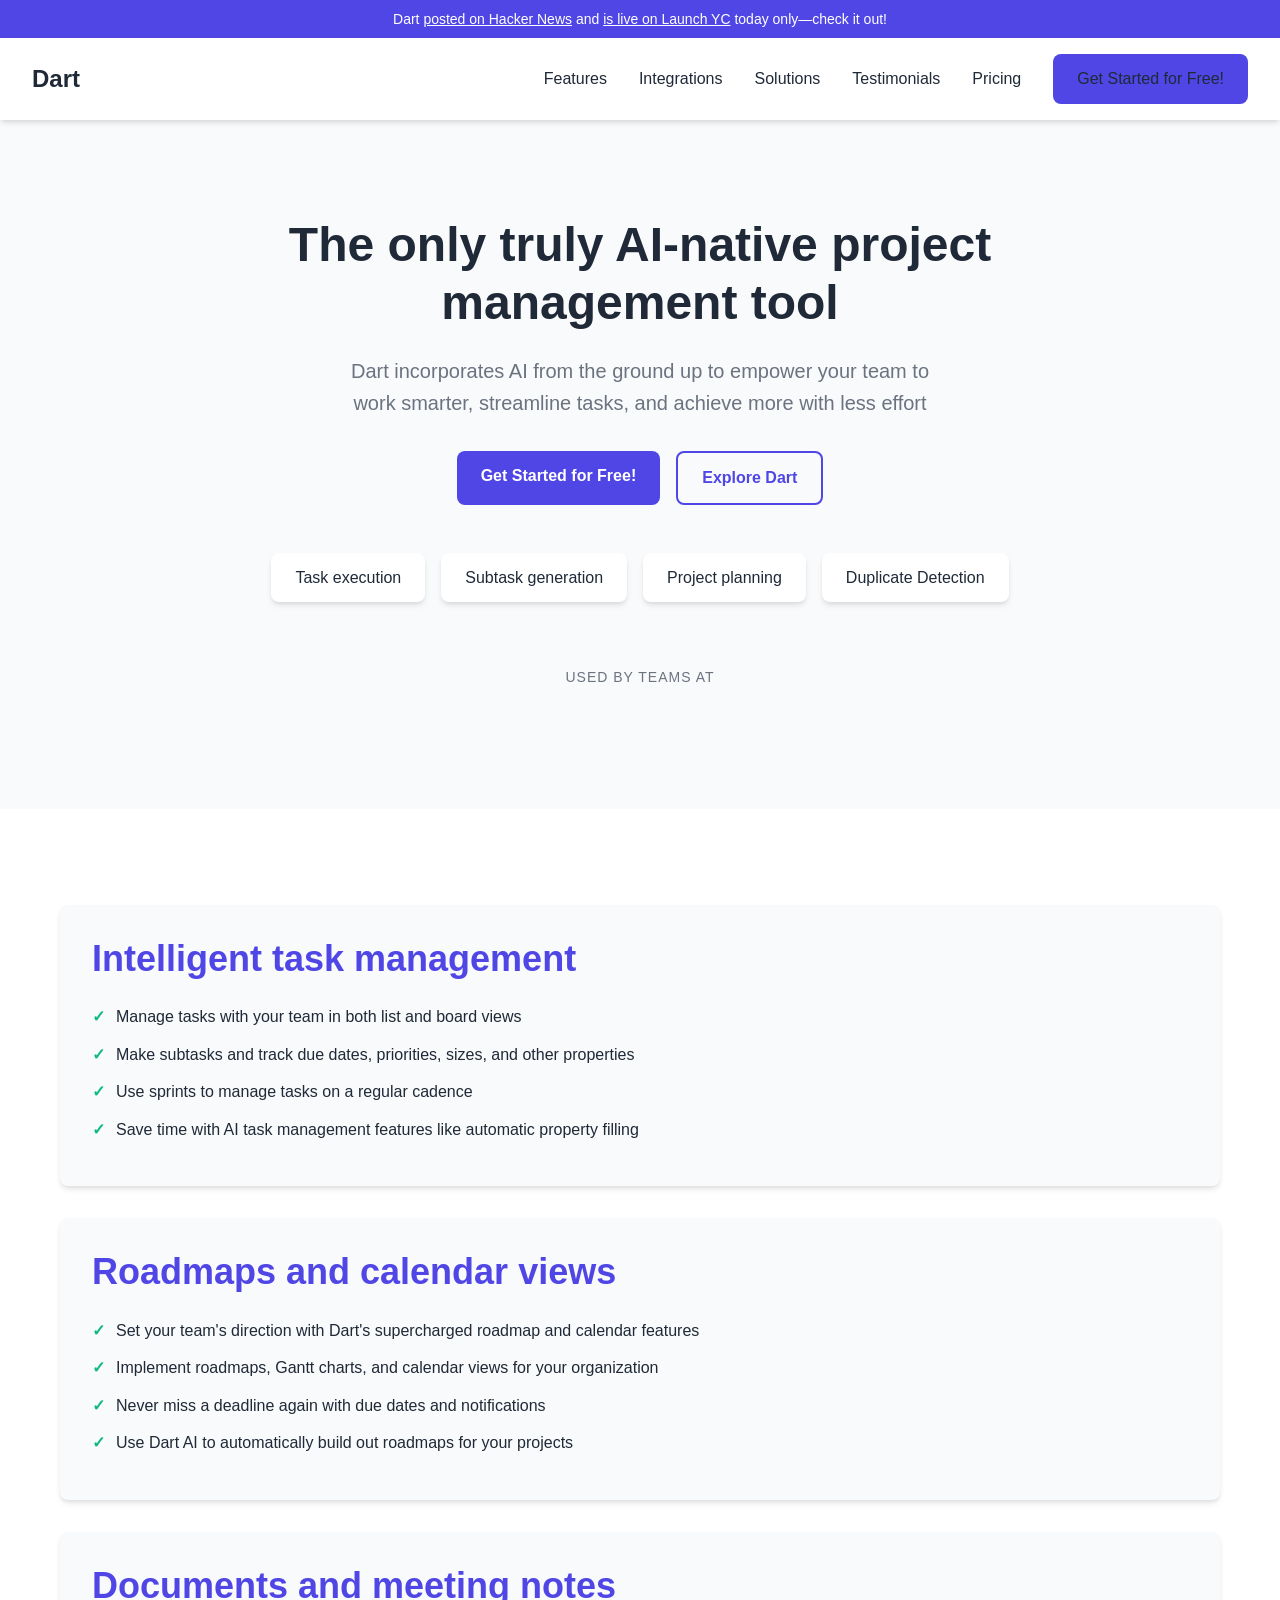
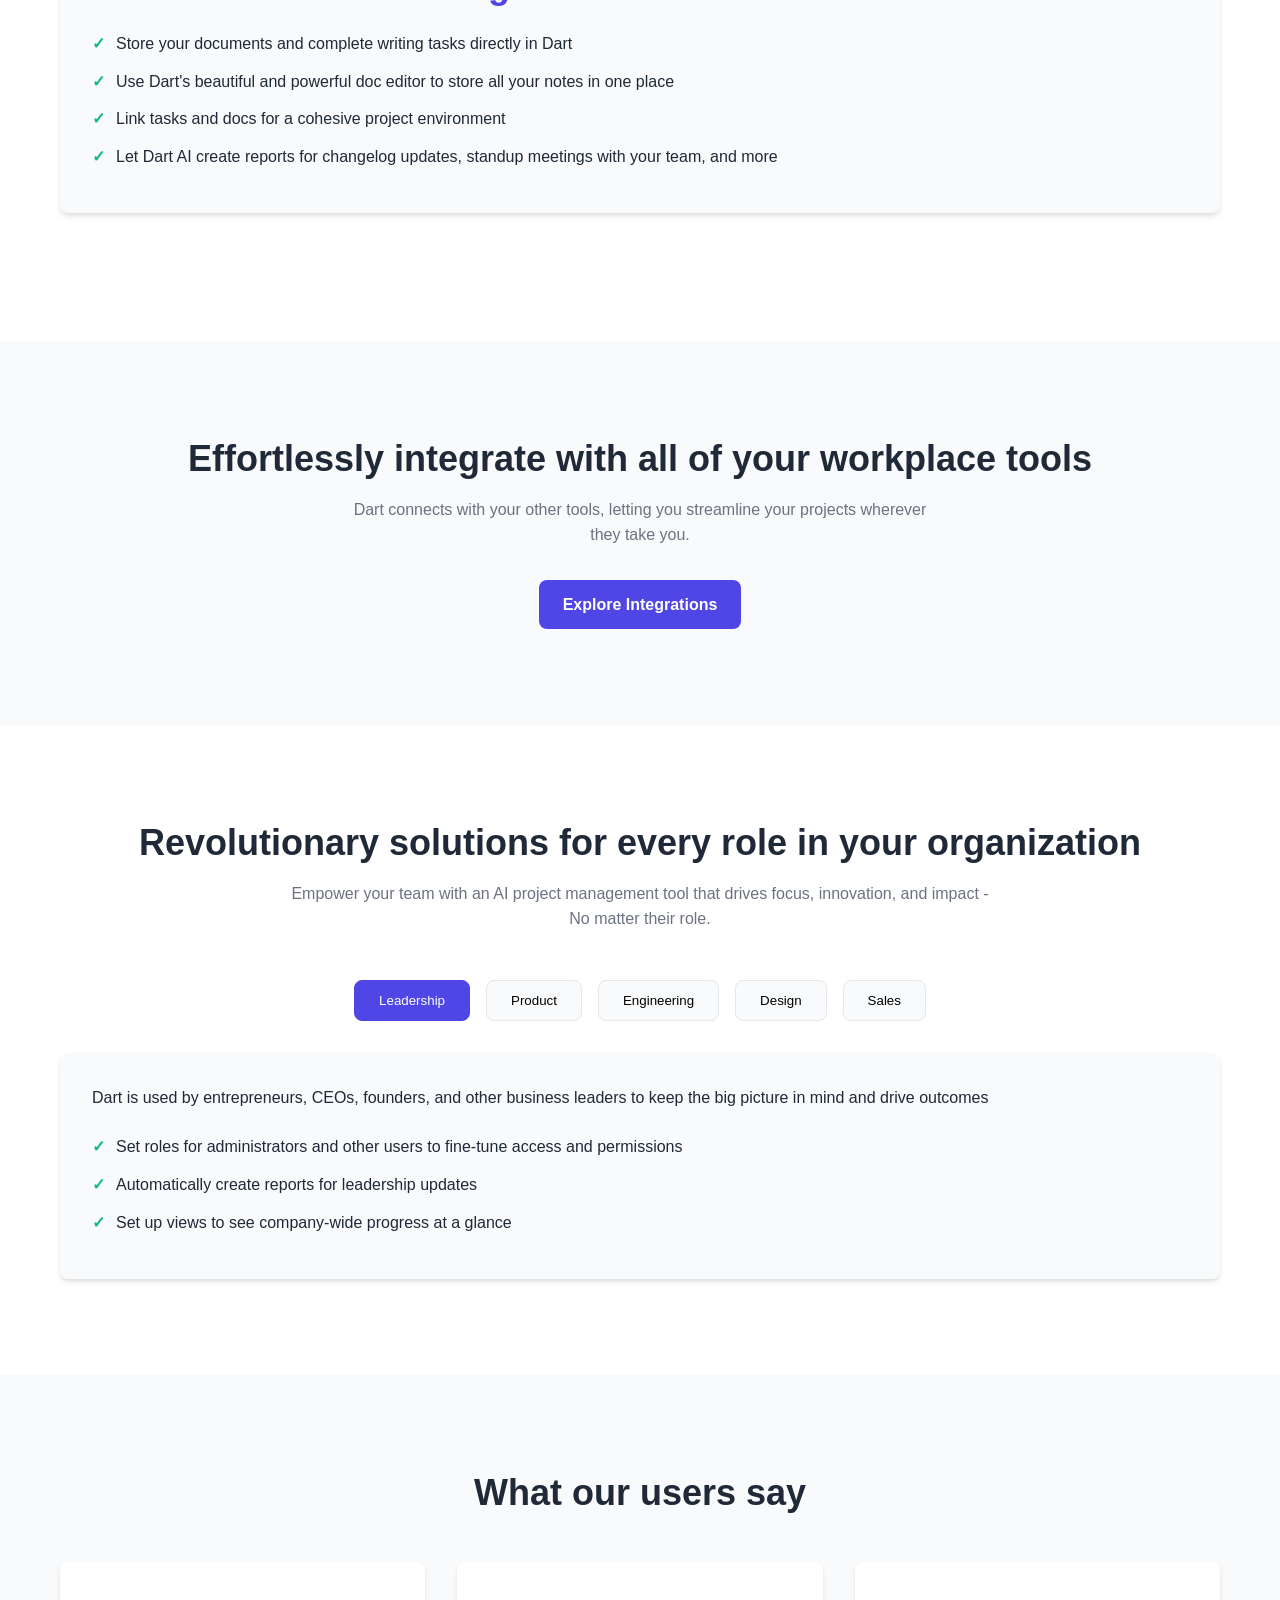
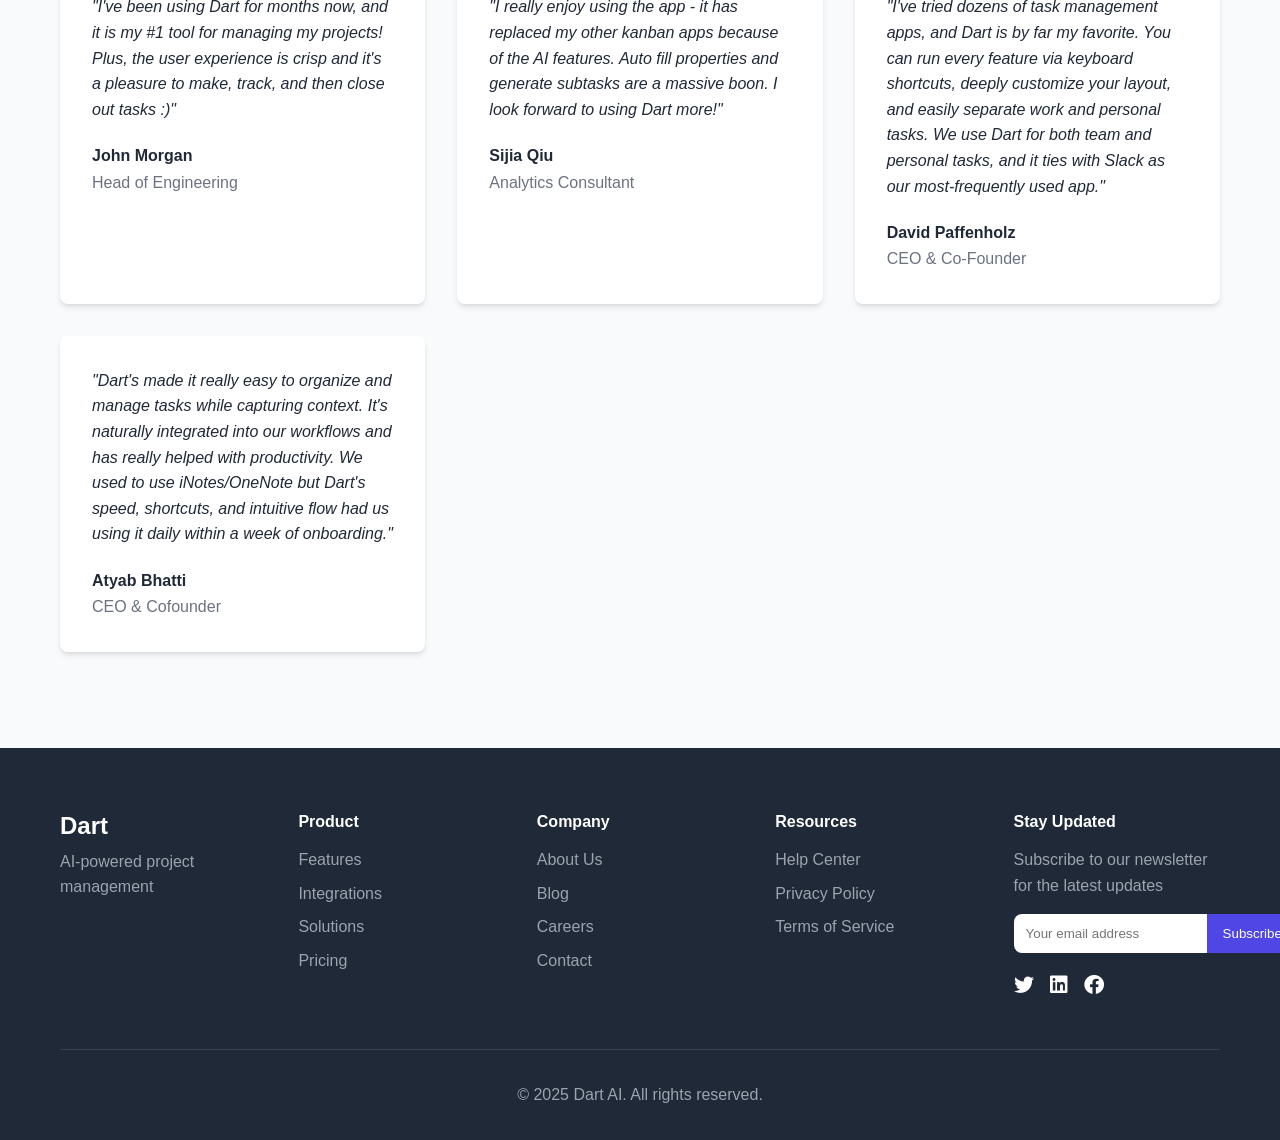
<file: index.html>
<!DOCTYPE html>
<html lang="en">
<head>
    <meta charset="UTF-8">
    <meta name="viewport" content="width=device-width, initial-scale=1.0">
    <title>AI Project Management Software - Achieve More With Dart</title>
    <link rel="stylesheet" href="css/styles.css">
    <link rel="stylesheet" href="https://cdnjs.cloudflare.com/ajax/libs/font-awesome/6.0.0-beta3/css/all.min.css">
</head>
<body>
    <header>
        <div class="announcement-bar">
            Dart <a href="https://news.ycombinator.com/item?id=39442368">posted on Hacker News</a> and <a href="https://www.ycombinator.com/launches/KR4-dart-ai-powered-project-management">is live on Launch YC</a> today only—check it out!
        </div>
        <nav>
            <div class="logo">
                <a href="/">Dart</a>
            </div>
            <button class="mobile-nav-toggle">
                <i class="fas fa-bars"></i>
            </button>
            <ul class="nav-links">
                <li><a href="#features">Features</a></li>
                <li><a href="#integrations">Integrations</a></li>
                <li><a href="#solutions">Solutions</a></li>
                <li><a href="#testimonials">Testimonials</a></li>
                <li><a href="pricing.html">Pricing</a></li>
                <li><a href="auth.html" class="btn-primary">Get Started for Free!</a></li>
            </ul>
        </nav>
    </header>

    <main>
        <section class="hero">
            <div class="container">
                <h1>The only truly AI-native project management tool</h1>
                <p>Dart incorporates AI from the ground up to empower your team to work smarter, streamline tasks, and achieve more with less effort</p>
                <div class="cta-buttons">
                    <a href="https://app.dartai.com/sign-up" class="btn-primary">Get Started for Free!</a>
                    <a href="#features" class="btn-secondary">Explore Dart</a>
                </div>
                <div class="hero-features">
                    <div class="feature">Task execution</div>
                    <div class="feature">Subtask generation</div>
                    <div class="feature">Project planning</div>
                    <div class="feature">Duplicate Detection</div>
                </div>
                <div class="trusted-by">
                    <p>Used by teams at</p>
                    <!-- Company logos would go here -->
                </div>
            </div>
        </section>

        <section id="features" class="features">
            <div class="container">
                <div class="feature-card">
                    <h2>Intelligent task management</h2>
                    <ul>
                        <li>Manage tasks with your team in both list and board views</li>
                        <li>Make subtasks and track due dates, priorities, sizes, and other properties</li>
                        <li>Use sprints to manage tasks on a regular cadence</li>
                        <li>Save time with AI task management features like automatic property filling</li>
                    </ul>
                </div>

                <div class="feature-card">
                    <h2>Roadmaps and calendar views</h2>
                    <ul>
                        <li>Set your team's direction with Dart's supercharged roadmap and calendar features</li>
                        <li>Implement roadmaps, Gantt charts, and calendar views for your organization</li>
                        <li>Never miss a deadline again with due dates and notifications</li>
                        <li>Use Dart AI to automatically build out roadmaps for your projects</li>
                    </ul>
                </div>

                <div class="feature-card">
                    <h2>Documents and meeting notes</h2>
                    <ul>
                        <li>Store your documents and complete writing tasks directly in Dart</li>
                        <li>Use Dart's beautiful and powerful doc editor to store all your notes in one place</li>
                        <li>Link tasks and docs for a cohesive project environment</li>
                        <li>Let Dart AI create reports for changelog updates, standup meetings with your team, and more</li>
                    </ul>
                </div>
            </div>
        </section>

        <section id="integrations" class="integrations">
            <div class="container">
                <h2>Effortlessly integrate with all of your workplace tools</h2>
                <p>Dart connects with your other tools, letting you streamline your projects wherever they take you.</p>
                <a href="integrations.html" class="btn-primary">Explore Integrations</a>
                <!-- Integration logos would go here -->
            </div>
        </section>

        <section id="solutions" class="solutions">
            <div class="container">
                <h2>Revolutionary solutions for every role in your organization</h2>
                <p>Empower your team with an AI project management tool that drives focus, innovation, and impact - No matter their role.</p>
                
                <div class="role-tabs">
                    <button class="role-tab active" data-role="leadership">Leadership</button>
                    <button class="role-tab" data-role="product">Product</button>
                    <button class="role-tab" data-role="engineering">Engineering</button>
                    <button class="role-tab" data-role="design">Design</button>
                    <button class="role-tab" data-role="sales">Sales</button>
                </div>

                <div class="role-content active" id="leadership-content">
                    <p>Dart is used by entrepreneurs, CEOs, founders, and other business leaders to keep the big picture in mind and drive outcomes</p>
                    <ul>
                        <li>Set roles for administrators and other users to fine-tune access and permissions</li>
                        <li>Automatically create reports for leadership updates</li>
                        <li>Set up views to see company-wide progress at a glance</li>
                    </ul>
                </div>

                <div class="role-content" id="product-content">
                    <p>Dart has unique features to assist product managers in their daily jobs</p>
                    <ul>
                        <li>Track user feedback and highlight pressing needs</li>
                        <li>Draft PRDs quicker with AI, then automatically create and assign tasks for them</li>
                        <li>Brainstorm project ideas and estimate timelines with Dart AI</li>
                    </ul>
                </div>

                <div class="role-content" id="engineering-content">
                    <p>Dart was built with software development in mind, and helps engineering teams make more PRs quicker</p>
                    <ul>
                        <li>Integrate with Github to seamlessly update tickets as work is accomplished</li>
                        <li>Conduct engineering sprints with ease</li>
                        <li>Present daily standup updates with Dart AI's automatic report generator</li>
                    </ul>
                </div>

                <div class="role-content" id="design-content">
                    <p>Unleash your creativity and craft more beautiful designs</p>
                    <ul>
                        <li>Let Dart AI take the first stab at design tasks by creating images</li>
                        <li>Embed designs in documents and tasks as needed</li>
                        <li>Use Chatgpt to track and update work, including with voice control</li>
                    </ul>
                </div>

                <div class="role-content" id="sales-content">
                    <p>Manage your pipeline and close more deals</p>
                    <ul>
                        <li>Never lose track of prospects again with Dart's views and helpful notifications</li>
                        <li>Communicate updates with your team through comments directly inside Dart</li>
                        <li>Integrate with your workplace CRM</li>
                    </ul>
                </div>
            </div>
        </section>

        <section id="testimonials" class="testimonials">
            <div class="container">
                <h2>What our users say</h2>
                <div class="testimonial-grid">
                    <div class="testimonial-card">
                        <p>"I've been using Dart for months now, and it is my #1 tool for managing my projects! Plus, the user experience is crisp and it's a pleasure to make, track, and then close out tasks :)"</p>
                        <div class="testimonial-author">
                            <h4>John Morgan</h4>
                            <p>Head of Engineering</p>
                        </div>
                    </div>

                    <div class="testimonial-card">
                        <p>"I really enjoy using the app - it has replaced my other kanban apps because of the AI features. Auto fill properties and generate subtasks are a massive boon. I look forward to using Dart more!"</p>
                        <div class="testimonial-author">
                            <h4>Sijia Qiu</h4>
                            <p>Analytics Consultant</p>
                        </div>
                    </div>

                    <div class="testimonial-card">
                        <p>"I've tried dozens of task management apps, and Dart is by far my favorite. You can run every feature via keyboard shortcuts, deeply customize your layout, and easily separate work and personal tasks. We use Dart for both team and personal tasks, and it ties with Slack as our most-frequently used app."</p>
                        <div class="testimonial-author">
                            <h4>David Paffenholz</h4>
                            <p>CEO & Co-Founder</p>
                        </div>
                    </div>

                    <div class="testimonial-card">
                        <p>"Dart's made it really easy to organize and manage tasks while capturing context. It's naturally integrated into our workflows and has really helped with productivity. We used to use iNotes/OneNote but Dart's speed, shortcuts, and intuitive flow had us using it daily within a week of onboarding."</p>
                        <div class="testimonial-author">
                            <h4>Atyab Bhatti</h4>
                            <p>CEO & Cofounder</p>
                        </div>
                    </div>
                </div>
            </div>
        </section>
    </main>

    <footer>
        <div class="container">
            <div class="footer-grid">
                <div class="footer-logo">
                    <h3>Dart</h3>
                    <p>AI-powered project management</p>
                </div>
                <div class="footer-links">
                    <h4>Product</h4>
                    <ul>
                        <li><a href="#features">Features</a></li>
                        <li><a href="#integrations">Integrations</a></li>
                        <li><a href="#solutions">Solutions</a></li>
                        <li><a href="pricing.html">Pricing</a></li>
                    </ul>
                </div>
                <div class="footer-links">
                    <h4>Company</h4>
                    <ul>
                        <li><a href="about.html">About Us</a></li>
                        <li><a href="blog.html">Blog</a></li>
                        <li><a href="careers.html">Careers</a></li>
                        <li><a href="contact.html">Contact</a></li>
                    </ul>
                </div>
                <div class="footer-links">
                    <h4>Resources</h4>
                    <ul>
                        <li><a href="help.html">Help Center</a></li>
                        <li><a href="privacy.html">Privacy Policy</a></li>
                        <li><a href="terms.html">Terms of Service</a></li>
                    </ul>
                </div>
                <div class="footer-newsletter">
                    <h4>Stay Updated</h4>
                    <p>Subscribe to our newsletter for the latest updates</p>
                    <form>
                        <input type="email" placeholder="Your email address">
                        <button type="submit">Subscribe</button>
                    </form>
                    <div class="social-links">
                        <a href="#"><i class="fab fa-twitter"></i></a>
                        <a href="#"><i class="fab fa-linkedin"></i></a>
                        <a href="#"><i class="fab fa-facebook"></i></a>
                    </div>
                </div>
            </div>
            <div class="footer-bottom">
                <p>&copy; 2025 Dart AI. All rights reserved.</p>
            </div>
        </div>
    </footer>

    <!-- Toast container for notifications -->
    <div class="toast-container"></div>
    
    <script src="js/main.js"></script>
</body>
</html>
</file>
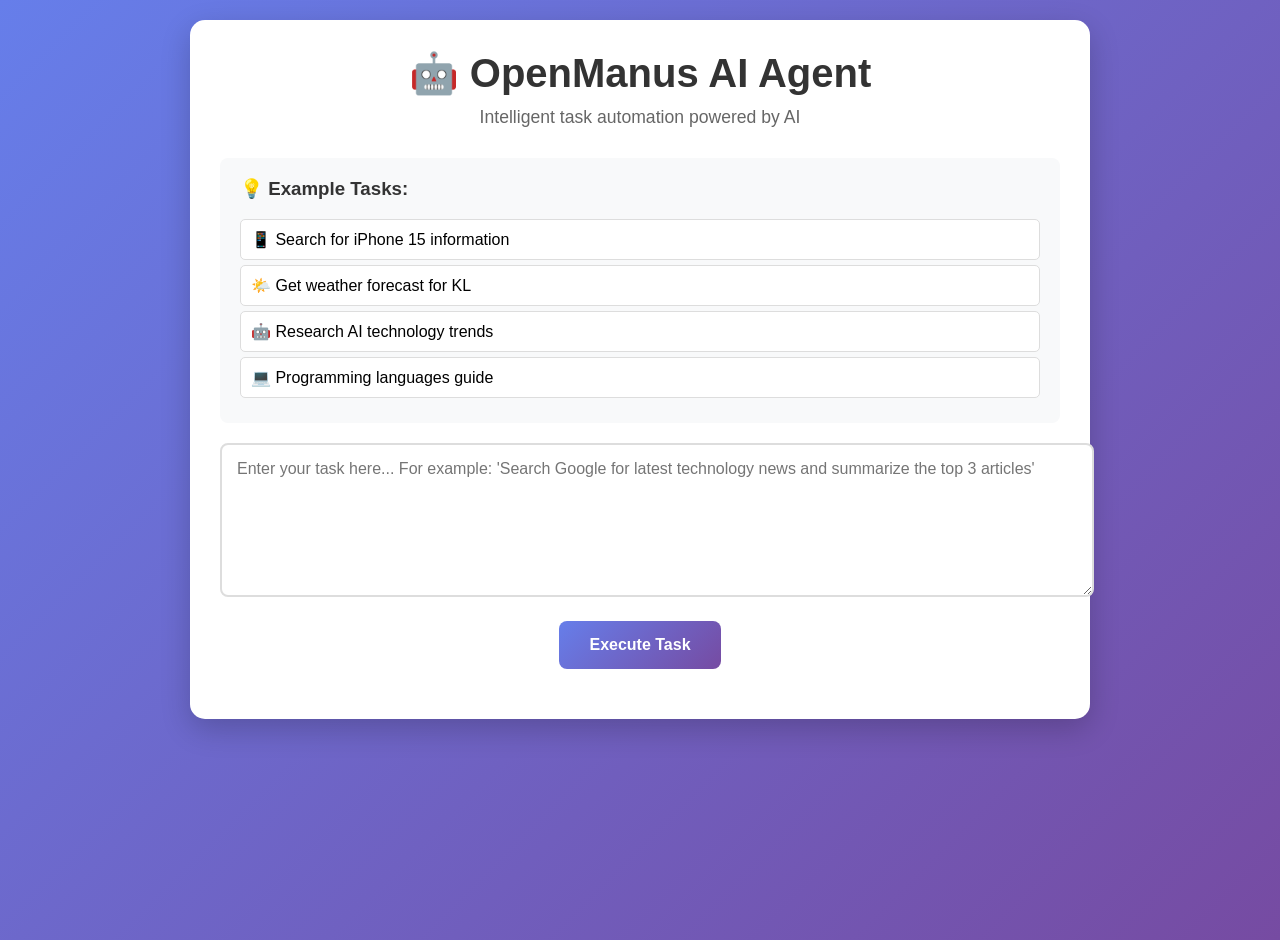
<file: public/index.html>
<!DOCTYPE html>
<html>
<head>
    <meta charset="utf-8">
    <meta name="viewport" content="width=device-width, initial-scale=1">
    <title>OpenManus AI Agent</title>
    <style>
        body { 
            font-family: 'Segoe UI', Tahoma, Geneva, Verdana, sans-serif; 
            max-width: 900px; 
            margin: 0 auto; 
            padding: 20px; 
            background: linear-gradient(135deg, #667eea 0%, #764ba2 100%);
            min-height: 100vh;
        }
        .container { 
            background: white; 
            padding: 30px; 
            border-radius: 15px; 
            box-shadow: 0 10px 30px rgba(0,0,0,0.2);
        }
        .header {
            text-align: center;
            margin-bottom: 30px;
        }
        .header h1 {
            color: #333;
            margin: 0;
            font-size: 2.5em;
        }
        .header p {
            color: #666;
            font-size: 1.1em;
            margin: 10px 0;
        }
        textarea { 
            width: 100%; 
            height: 120px; 
            padding: 15px; 
            border-radius: 8px; 
            border: 2px solid #ddd; 
            font-size: 16px;
            resize: vertical;
            font-family: inherit;
        }
        textarea:focus {
            outline: none;
            border-color: #667eea;
        }
        .button-container {
            text-align: center;
            margin: 20px 0;
        }
        button { 
            background: linear-gradient(135deg, #667eea 0%, #764ba2 100%); 
            color: white; 
            padding: 15px 30px; 
            border: none; 
            border-radius: 8px; 
            cursor: pointer; 
            font-size: 16px;
            font-weight: bold;
            transition: all 0.3s ease;
        }
        button:hover { 
            transform: translateY(-2px);
            box-shadow: 0 5px 15px rgba(0,0,0,0.2);
        }
        button:disabled {
            background: #ccc;
            cursor: not-allowed;
            transform: none;
        }
        .result { 
            margin-top: 25px; 
            padding: 20px; 
            background: #f8f9fa; 
            border-radius: 8px; 
            border-left: 4px solid #667eea; 
            display: none;
        }
        .error { 
            border-left-color: #e74c3c; 
            background: #ffeaea; 
        }
        .loading { 
            display: none; 
            color: #667eea; 
            text-align: center;
            margin: 20px 0;
            font-size: 16px;
        }
        .examples {
            background: #f8f9fa;
            padding: 20px;
            border-radius: 8px;
            margin-bottom: 20px;
        }
        .examples h3 {
            margin-top: 0;
            color: #333;
        }
        .example-item {
            background: white;
            padding: 10px;
            margin: 5px 0;
            border-radius: 5px;
            cursor: pointer;
            border: 1px solid #ddd;
            transition: all 0.2s ease;
        }
        .example-item:hover {
            background: #667eea;
            color: white;
        }
        .spinner {
            border: 4px solid #f3f3f3;
            border-top: 4px solid #667eea;
            border-radius: 50%;
            width: 30px;
            height: 30px;
            animation: spin 1s linear infinite;
            display: inline-block;
            margin-right: 10px;
        }
        @keyframes spin {
            0% { transform: rotate(0deg); }
            100% { transform: rotate(360deg); }
        }
    </style>
</head>
<body>
    <div class="container">
        <div class="header">
            <h1>🤖 OpenManus AI Agent</h1>
            <p>Intelligent task automation powered by AI</p>
        </div>
        
        <div class="examples">
            <h3>💡 Example Tasks:</h3>
            <div class="example-item" onclick="setExample('Search Google for latest iPhone 15 price and specifications')">
                📱 Search for iPhone 15 information
            </div>
            <div class="example-item" onclick="setExample('Find current weather in Kuala Lumpur and temperature forecast')">
                🌤️ Get weather forecast for KL
            </div>
            <div class="example-item" onclick="setExample('Research latest AI technology trends in 2024')">
                🤖 Research AI technology trends
            </div>
            <div class="example-item" onclick="setExample('Find top 5 programming languages for beginners')">
                💻 Programming languages guide
            </div>
        </div>
        
        <form id="taskForm">
            <textarea id="prompt" placeholder="Enter your task here... For example: 'Search Google for latest technology news and summarize the top 3 articles'" required></textarea>
            <div class="button-container">
                <button type="submit" id="submitBtn">Execute Task</button>
            </div>
            <div class="loading" id="loading">
                <div class="spinner"></div>Processing your request...
            </div>
        </form>
        
        <div id="result" class="result"></div>
    </div>
    
    <script>
    function setExample(text) {
        document.getElementById('prompt').value = text;
    }

    document.getElementById('taskForm').addEventListener('submit', async (e) => {
        e.preventDefault();
        
        const prompt = document.getElementById('prompt').value;
        const loading = document.getElementById('loading');
        const result = document.getElementById('result');
        const submitBtn = document.getElementById('submitBtn');
        
        loading.style.display = 'block';
        result.style.display = 'none';
        submitBtn.disabled = true;
        submitBtn.textContent = 'Processing...';
        
        try {
            const response = await fetch('/api/execute', {
                method: 'POST',
                headers: { 'Content-Type': 'application/json' },
                body: JSON.stringify({ prompt: prompt })
            });
            
            const data = await response.json();
            
            result.innerHTML = data.success 
                ? `<h3>✅ Task Completed Successfully</h3><pre style="white-space: pre-wrap; font-family: inherit;">${data.result}</pre>`
                : `<h3>❌ Task Failed</h3><p><strong>Error:</strong> ${data.error}</p><p><em>This might be due to Firebase Cloud Functions limitations with browser automation. Consider trying Railway or Render for full functionality.</em></p>`;
            result.className = data.success ? 'result' : 'result error';
            result.style.display = 'block';
            
        } catch (error) {
            result.innerHTML = `<h3>❌ Network Error</h3><p><strong>Error:</strong> ${error.message}</p><p><em>Make sure the backend is running and accessible.</em></p>`;
            result.className = 'result error';
            result.style.display = 'block';
        }
        
        loading.style.display = 'none';
        submitBtn.disabled = false;
        submitBtn.textContent = 'Execute Task';
    });
    </script>
</body>
</html>
</file>
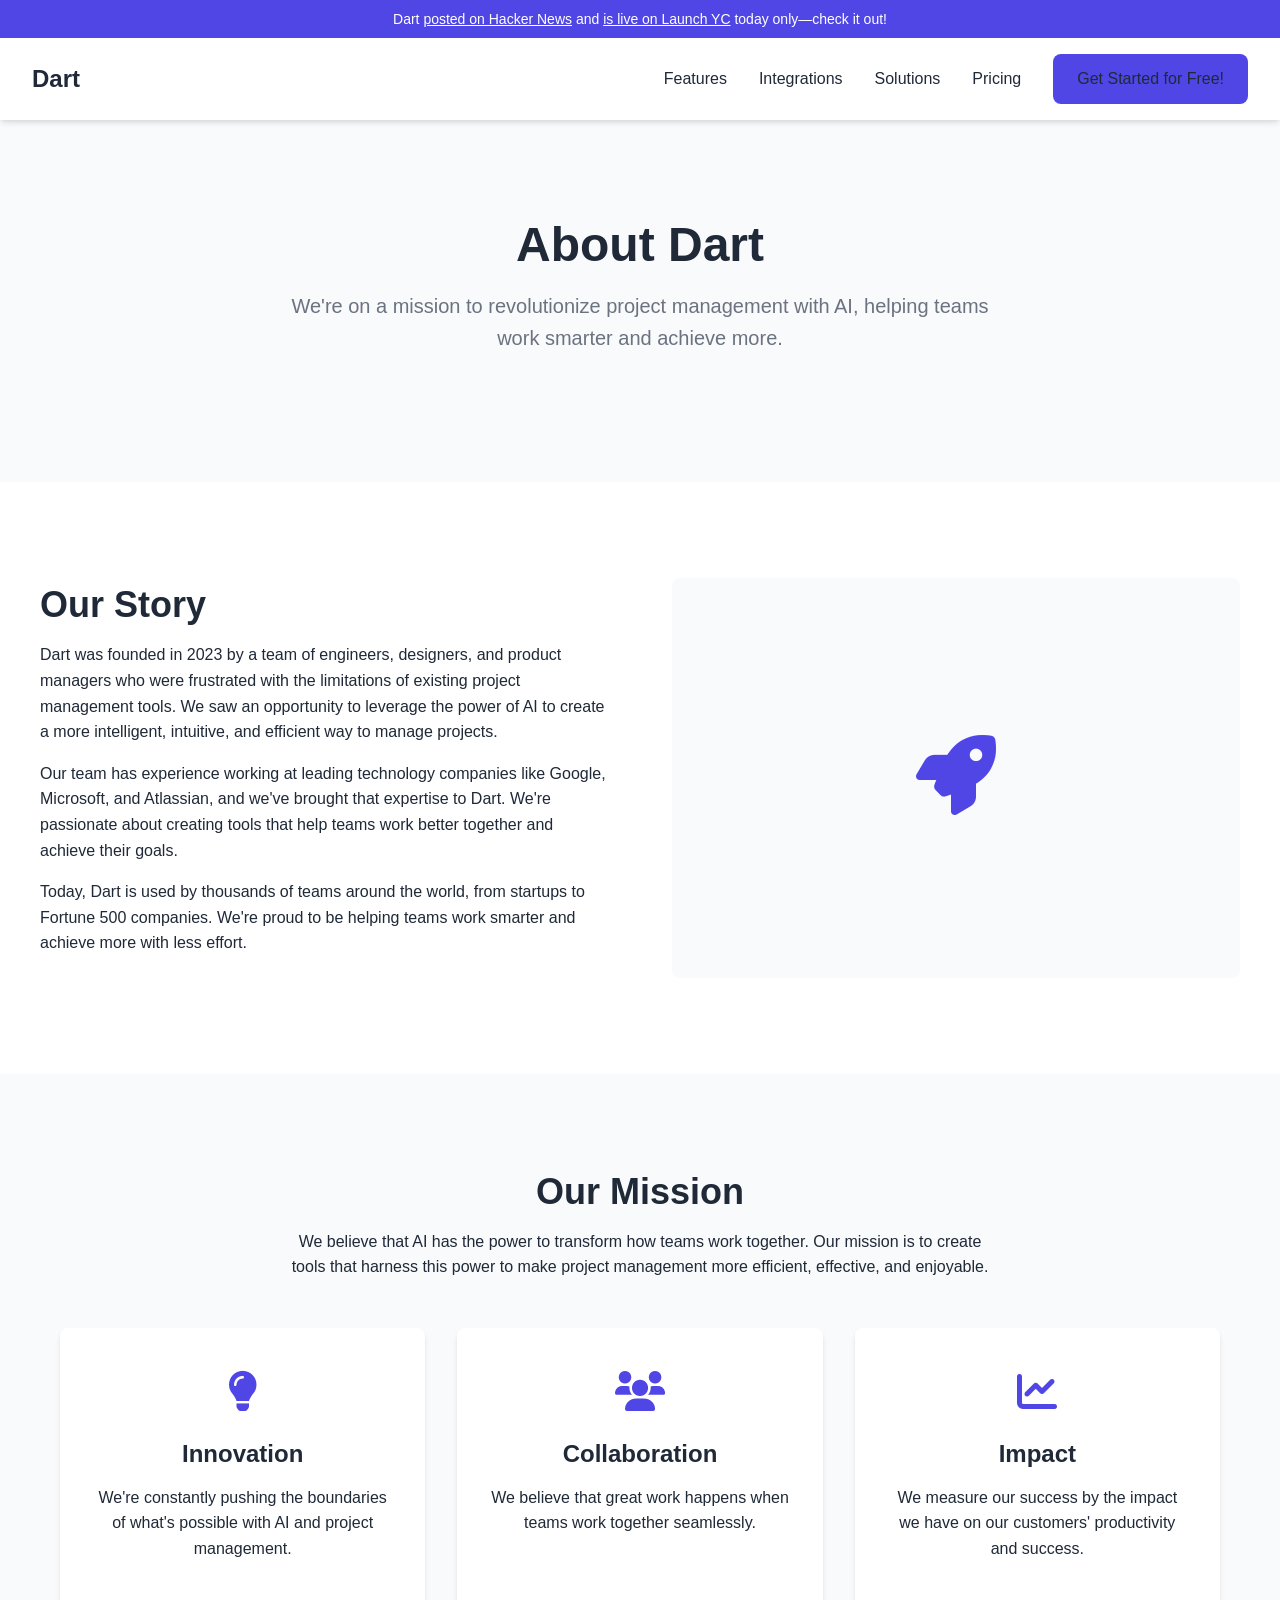
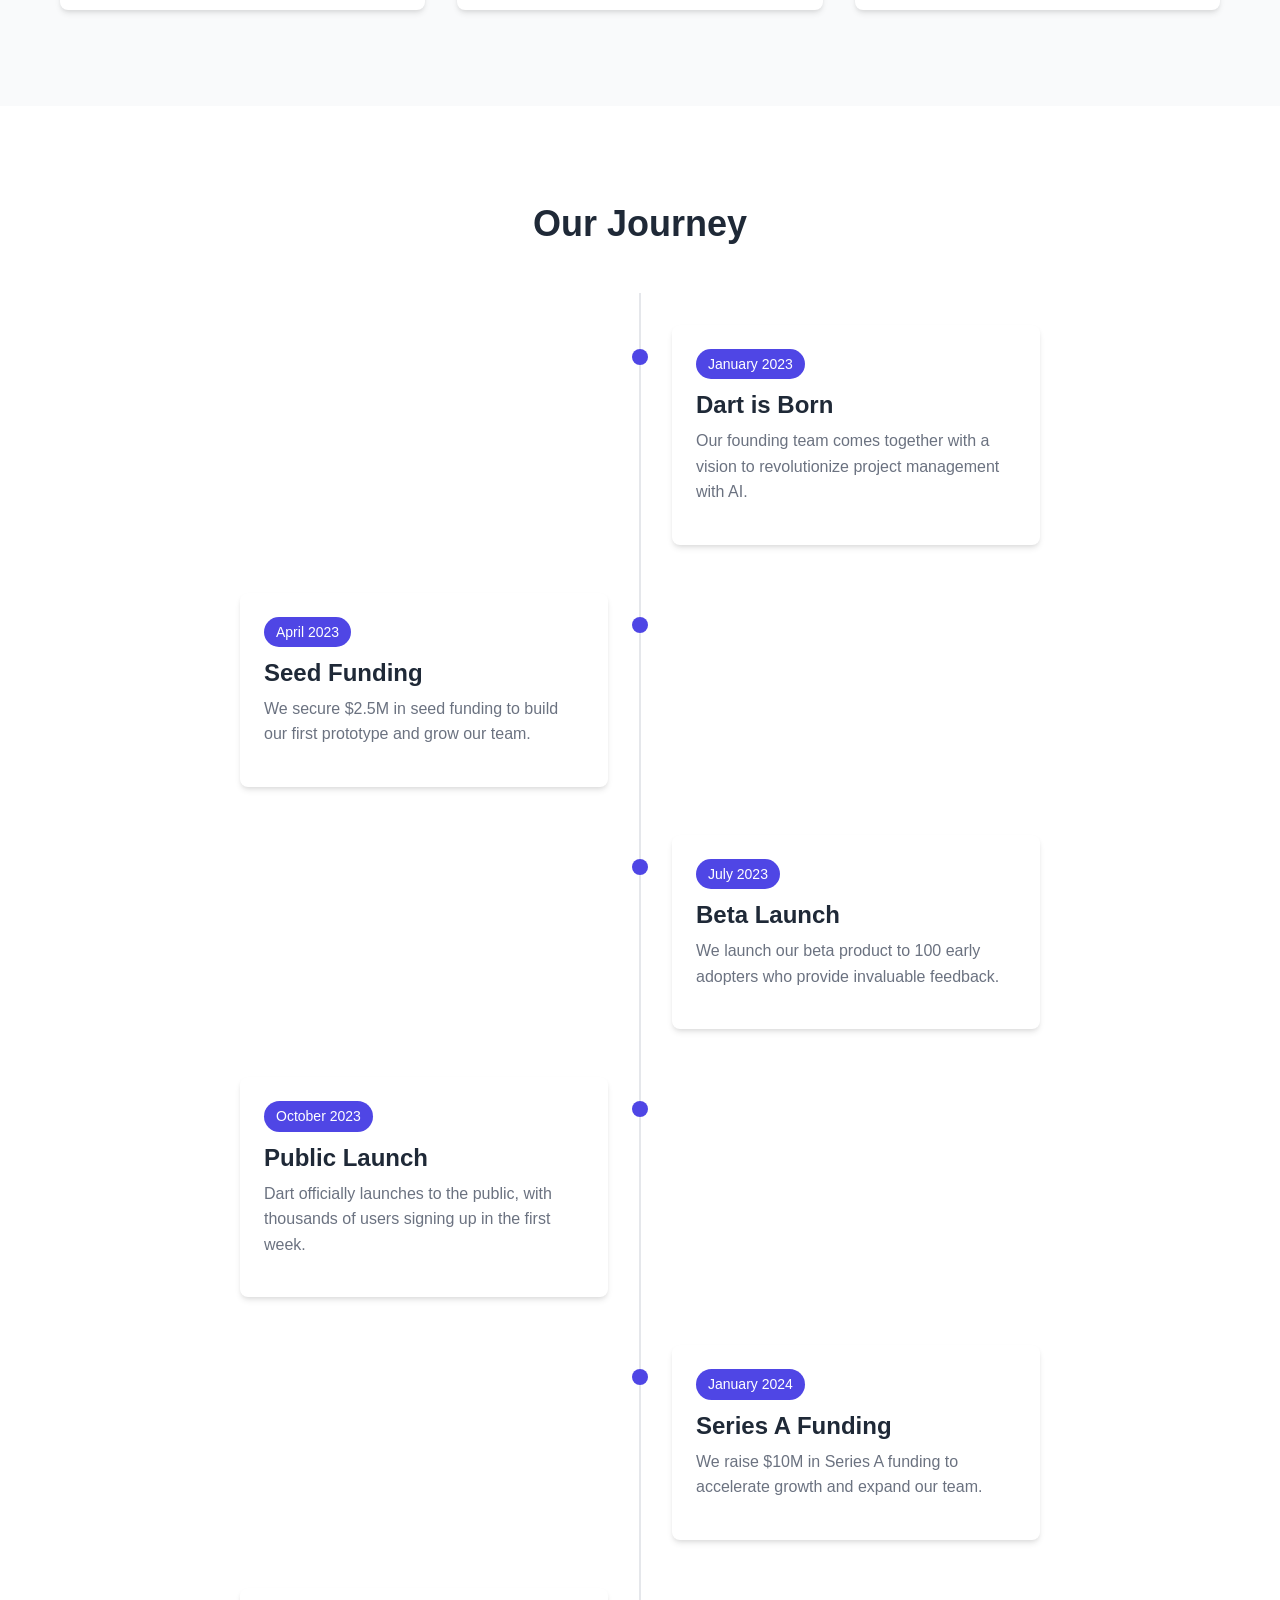
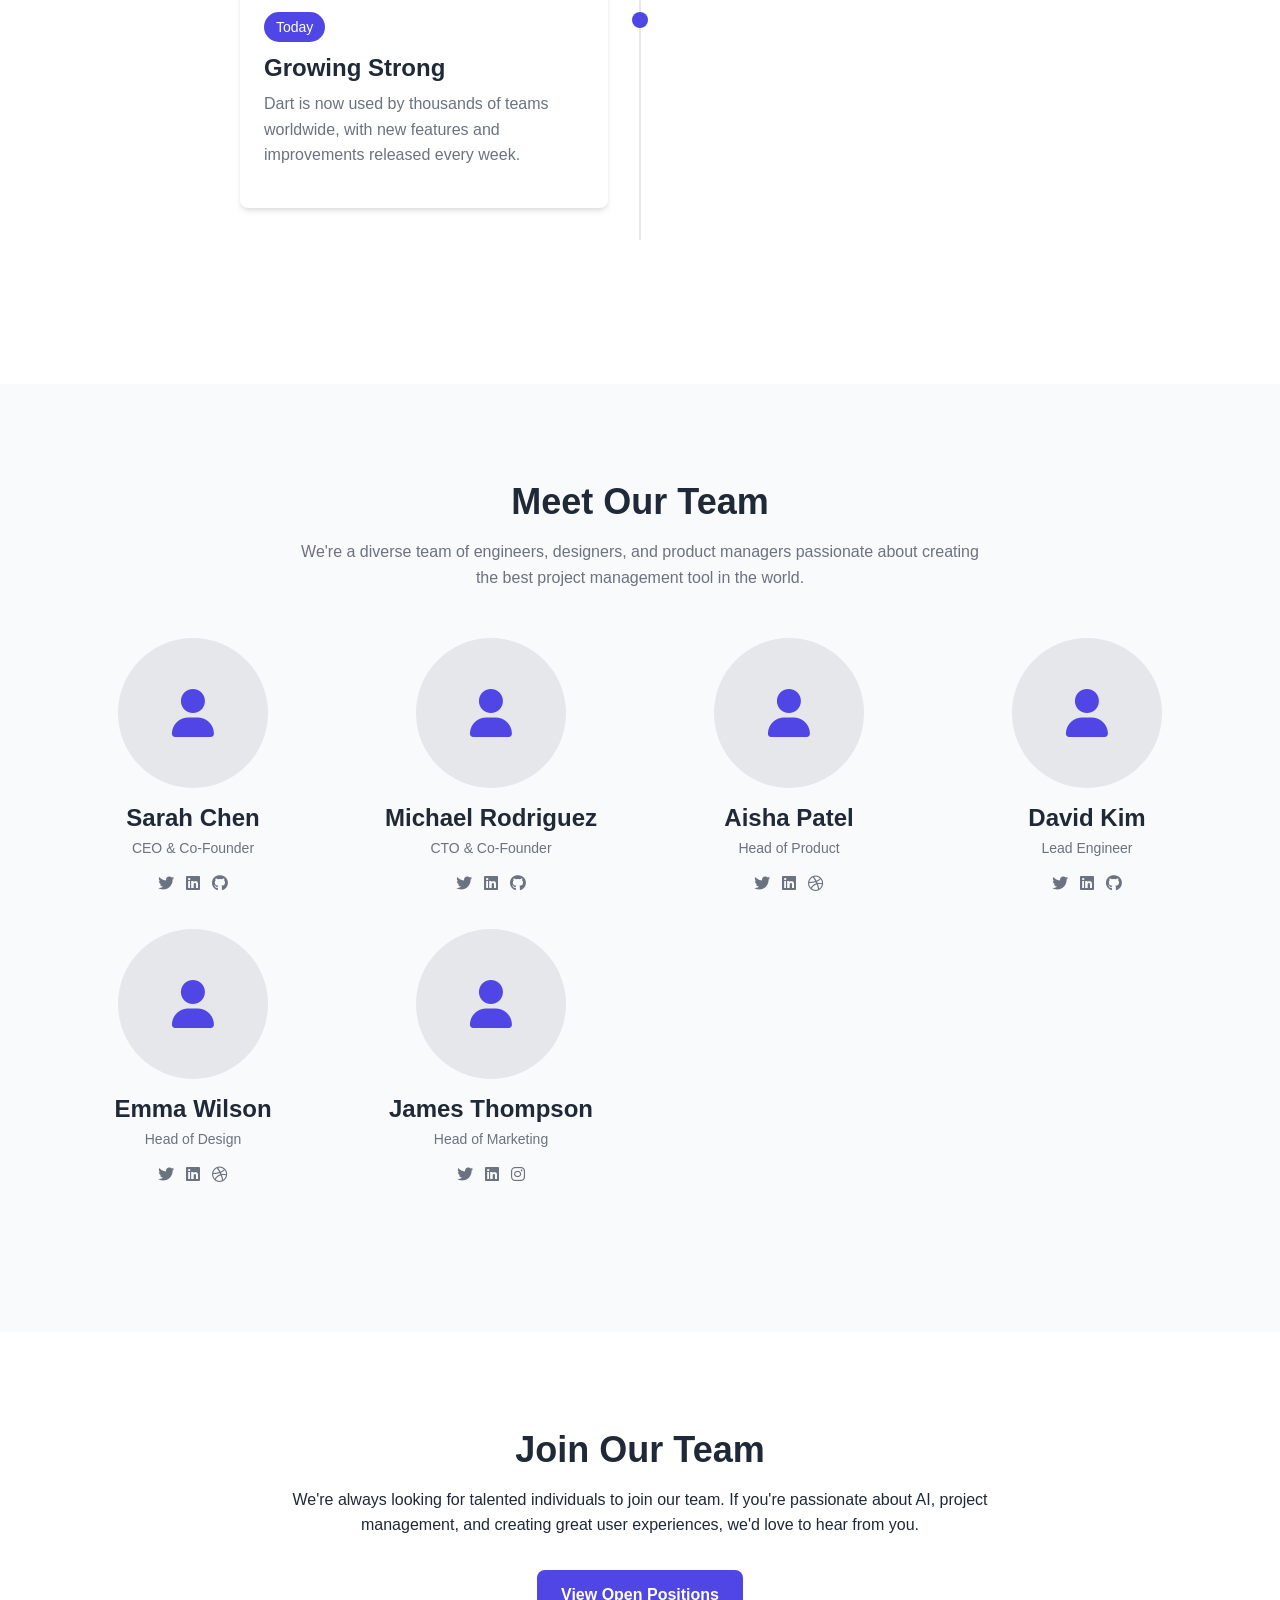
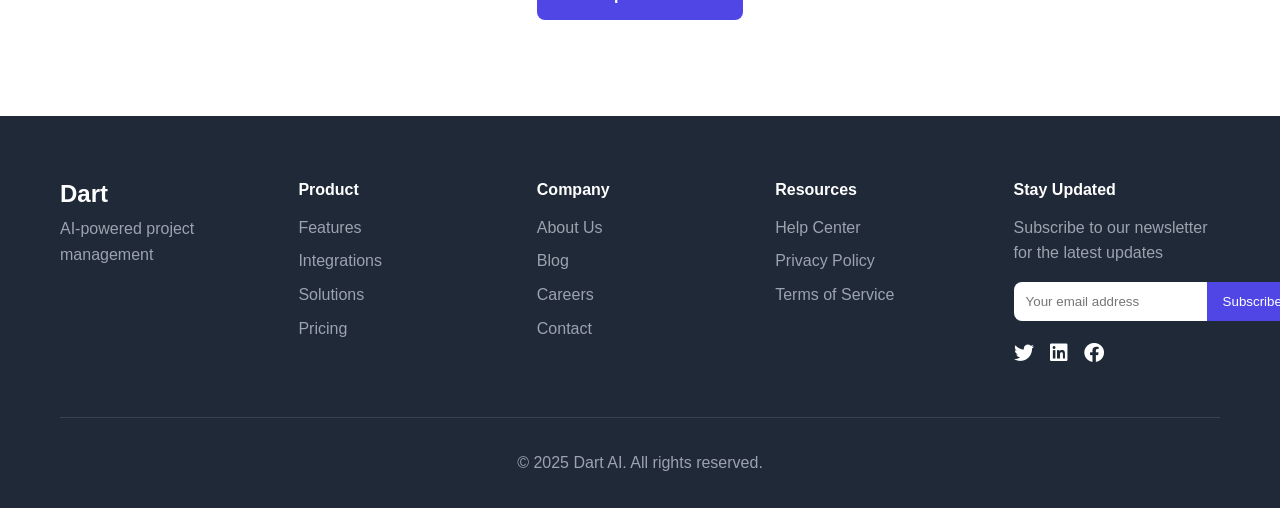
<file: about.html>
<!DOCTYPE html>
<html lang="en">
<head>
    <meta charset="UTF-8">
    <meta name="viewport" content="width=device-width, initial-scale=1.0">
    <title>About Us - Dart AI</title>
    <link rel="stylesheet" href="css/styles.css">
    <link rel="stylesheet" href="https://cdnjs.cloudflare.com/ajax/libs/font-awesome/6.0.0-beta3/css/all.min.css">
    <style>
        .team-grid {
            display: grid;
            grid-template-columns: repeat(auto-fill, minmax(250px, 1fr));
            gap: 2rem;
            margin: 3rem 0;
        }
        
        .team-member {
            text-align: center;
        }
        
        .team-photo {
            width: 150px;
            height: 150px;
            border-radius: 50%;
            margin: 0 auto 1rem;
            background-color: #e5e7eb;
            overflow: hidden;
            display: flex;
            align-items: center;
            justify-content: center;
            font-size: 3rem;
            color: var(--primary-color);
        }
        
        .team-photo img {
            width: 100%;
            height: 100%;
            object-fit: cover;
        }
        
        .team-name {
            font-weight: 600;
            margin-bottom: 0.25rem;
        }
        
        .team-role {
            color: var(--light-text);
            font-size: 0.875rem;
            margin-bottom: 0.75rem;
        }
        
        .team-social {
            display: flex;
            justify-content: center;
            gap: 0.75rem;
        }
        
        .team-social a {
            color: var(--light-text);
            transition: var(--transition);
        }
        
        .team-social a:hover {
            color: var(--primary-color);
        }
        
        .timeline {
            position: relative;
            max-width: 800px;
            margin: 3rem auto;
            padding: 2rem 0;
        }
        
        .timeline::before {
            content: '';
            position: absolute;
            top: 0;
            bottom: 0;
            left: 50%;
            width: 2px;
            background-color: var(--border-color);
            transform: translateX(-50%);
        }
        
        .timeline-item {
            position: relative;
            margin-bottom: 3rem;
        }
        
        .timeline-item:last-child {
            margin-bottom: 0;
        }
        
        .timeline-content {
            position: relative;
            width: calc(50% - 2rem);
            padding: 1.5rem;
            background-color: var(--background-color);
            border-radius: var(--border-radius);
            box-shadow: var(--box-shadow);
        }
        
        .timeline-item:nth-child(odd) .timeline-content {
            margin-left: auto;
        }
        
        .timeline-item:nth-child(even) .timeline-content {
            margin-right: auto;
        }
        
        .timeline-content::before {
            content: '';
            position: absolute;
            top: 1.5rem;
            width: 1rem;
            height: 1rem;
            background-color: var(--primary-color);
            border-radius: 50%;
        }
        
        .timeline-item:nth-child(odd) .timeline-content::before {
            left: -2.5rem;
        }
        
        .timeline-item:nth-child(even) .timeline-content::before {
            right: -2.5rem;
        }
        
        .timeline-date {
            display: inline-block;
            padding: 0.25rem 0.75rem;
            background-color: var(--primary-color);
            color: white;
            border-radius: 20px;
            font-size: 0.875rem;
            margin-bottom: 0.75rem;
        }
        
        .timeline-title {
            margin-bottom: 0.5rem;
        }
        
        .timeline-description {
            color: var(--light-text);
        }
        
        @media (max-width: 768px) {
            .timeline::before {
                left: 1rem;
            }
            
            .timeline-content {
                width: calc(100% - 3rem);
                margin-left: 3rem !important;
            }
            
            .timeline-item:nth-child(odd) .timeline-content::before,
            .timeline-item:nth-child(even) .timeline-content::before {
                left: -2.5rem;
                right: auto;
            }
        }
    </style>
</head>
<body>
    <header>
        <div class="announcement-bar">
            Dart <a href="https://news.ycombinator.com/item?id=39442368">posted on Hacker News</a> and <a href="https://www.ycombinator.com/launches/KR4-dart-ai-powered-project-management">is live on Launch YC</a> today only—check it out!
        </div>
        <nav>
            <div class="logo">
                <a href="/">Dart</a>
            </div>
            <button class="mobile-nav-toggle">
                <i class="fas fa-bars"></i>
            </button>
            <ul class="nav-links">
                <li><a href="index.html#features">Features</a></li>
                <li><a href="integrations.html">Integrations</a></li>
                <li><a href="index.html#solutions">Solutions</a></li>
                <li><a href="pricing.html">Pricing</a></li>
                <li><a href="https://app.dartai.com/sign-up" class="btn-primary">Get Started for Free!</a></li>
            </ul>
        </nav>
    </header>

    <main>
        <section class="about-header" style="background-color: var(--light-background); padding: 6rem 0; text-align: center;">
            <div class="container">
                <h1>About Dart</h1>
                <p style="max-width: 700px; margin: 0 auto 2rem; color: var(--light-text); font-size: 1.25rem;">We're on a mission to revolutionize project management with AI, helping teams work smarter and achieve more.</p>
            </div>
        </section>

        <section class="container" style="padding: 6rem 0;">
            <div style="display: grid; grid-template-columns: 1fr 1fr; gap: 4rem; align-items: center;">
                <div>
                    <h2>Our Story</h2>
                    <p>Dart was founded in 2023 by a team of engineers, designers, and product managers who were frustrated with the limitations of existing project management tools. We saw an opportunity to leverage the power of AI to create a more intelligent, intuitive, and efficient way to manage projects.</p>
                    <p>Our team has experience working at leading technology companies like Google, Microsoft, and Atlassian, and we've brought that expertise to Dart. We're passionate about creating tools that help teams work better together and achieve their goals.</p>
                    <p>Today, Dart is used by thousands of teams around the world, from startups to Fortune 500 companies. We're proud to be helping teams work smarter and achieve more with less effort.</p>
                </div>
                <div style="background-color: var(--light-background); border-radius: var(--border-radius); overflow: hidden; height: 400px; display: flex; align-items: center; justify-content: center;">
                    <div style="font-size: 5rem; color: var(--primary-color);">
                        <i class="fas fa-rocket"></i>
                    </div>
                </div>
            </div>
        </section>

        <section style="background-color: var(--light-background); padding: 6rem 0; text-align: center;">
            <div class="container">
                <h2>Our Mission</h2>
                <p style="max-width: 700px; margin: 0 auto 3rem;">We believe that AI has the power to transform how teams work together. Our mission is to create tools that harness this power to make project management more efficient, effective, and enjoyable.</p>
                
                <div style="display: grid; grid-template-columns: repeat(auto-fit, minmax(300px, 1fr)); gap: 2rem;">
                    <div style="background-color: var(--background-color); padding: 2rem; border-radius: var(--border-radius); box-shadow: var(--box-shadow);">
                        <div style="font-size: 2.5rem; color: var(--primary-color); margin-bottom: 1rem;">
                            <i class="fas fa-lightbulb"></i>
                        </div>
                        <h3>Innovation</h3>
                        <p>We're constantly pushing the boundaries of what's possible with AI and project management.</p>
                    </div>
                    
                    <div style="background-color: var(--background-color); padding: 2rem; border-radius: var(--border-radius); box-shadow: var(--box-shadow);">
                        <div style="font-size: 2.5rem; color: var(--primary-color); margin-bottom: 1rem;">
                            <i class="fas fa-users"></i>
                        </div>
                        <h3>Collaboration</h3>
                        <p>We believe that great work happens when teams work together seamlessly.</p>
                    </div>
                    
                    <div style="background-color: var(--background-color); padding: 2rem; border-radius: var(--border-radius); box-shadow: var(--box-shadow);">
                        <div style="font-size: 2.5rem; color: var(--primary-color); margin-bottom: 1rem;">
                            <i class="fas fa-chart-line"></i>
                        </div>
                        <h3>Impact</h3>
                        <p>We measure our success by the impact we have on our customers' productivity and success.</p>
                    </div>
                </div>
            </div>
        </section>

        <section class="container" style="padding: 6rem 0;">
            <h2 style="text-align: center; margin-bottom: 3rem;">Our Journey</h2>
            
            <div class="timeline">
                <div class="timeline-item">
                    <div class="timeline-content">
                        <div class="timeline-date">January 2023</div>
                        <h3 class="timeline-title">Dart is Born</h3>
                        <p class="timeline-description">Our founding team comes together with a vision to revolutionize project management with AI.</p>
                    </div>
                </div>
                
                <div class="timeline-item">
                    <div class="timeline-content">
                        <div class="timeline-date">April 2023</div>
                        <h3 class="timeline-title">Seed Funding</h3>
                        <p class="timeline-description">We secure $2.5M in seed funding to build our first prototype and grow our team.</p>
                    </div>
                </div>
                
                <div class="timeline-item">
                    <div class="timeline-content">
                        <div class="timeline-date">July 2023</div>
                        <h3 class="timeline-title">Beta Launch</h3>
                        <p class="timeline-description">We launch our beta product to 100 early adopters who provide invaluable feedback.</p>
                    </div>
                </div>
                
                <div class="timeline-item">
                    <div class="timeline-content">
                        <div class="timeline-date">October 2023</div>
                        <h3 class="timeline-title">Public Launch</h3>
                        <p class="timeline-description">Dart officially launches to the public, with thousands of users signing up in the first week.</p>
                    </div>
                </div>
                
                <div class="timeline-item">
                    <div class="timeline-content">
                        <div class="timeline-date">January 2024</div>
                        <h3 class="timeline-title">Series A Funding</h3>
                        <p class="timeline-description">We raise $10M in Series A funding to accelerate growth and expand our team.</p>
                    </div>
                </div>
                
                <div class="timeline-item">
                    <div class="timeline-content">
                        <div class="timeline-date">Today</div>
                        <h3 class="timeline-title">Growing Strong</h3>
                        <p class="timeline-description">Dart is now used by thousands of teams worldwide, with new features and improvements released every week.</p>
                    </div>
                </div>
            </div>
        </section>

        <section style="background-color: var(--light-background); padding: 6rem 0;">
            <div class="container">
                <h2 style="text-align: center; margin-bottom: 1rem;">Meet Our Team</h2>
                <p style="text-align: center; max-width: 700px; margin: 0 auto 3rem; color: var(--light-text);">We're a diverse team of engineers, designers, and product managers passionate about creating the best project management tool in the world.</p>
                
                <div class="team-grid">
                    <div class="team-member">
                        <div class="team-photo">
                            <i class="fas fa-user"></i>
                        </div>
                        <h3 class="team-name">Sarah Chen</h3>
                        <p class="team-role">CEO & Co-Founder</p>
                        <div class="team-social">
                            <a href="#"><i class="fab fa-twitter"></i></a>
                            <a href="#"><i class="fab fa-linkedin"></i></a>
                            <a href="#"><i class="fab fa-github"></i></a>
                        </div>
                    </div>
                    
                    <div class="team-member">
                        <div class="team-photo">
                            <i class="fas fa-user"></i>
                        </div>
                        <h3 class="team-name">Michael Rodriguez</h3>
                        <p class="team-role">CTO & Co-Founder</p>
                        <div class="team-social">
                            <a href="#"><i class="fab fa-twitter"></i></a>
                            <a href="#"><i class="fab fa-linkedin"></i></a>
                            <a href="#"><i class="fab fa-github"></i></a>
                        </div>
                    </div>
                    
                    <div class="team-member">
                        <div class="team-photo">
                            <i class="fas fa-user"></i>
                        </div>
                        <h3 class="team-name">Aisha Patel</h3>
                        <p class="team-role">Head of Product</p>
                        <div class="team-social">
                            <a href="#"><i class="fab fa-twitter"></i></a>
                            <a href="#"><i class="fab fa-linkedin"></i></a>
                            <a href="#"><i class="fab fa-dribbble"></i></a>
                        </div>
                    </div>
                    
                    <div class="team-member">
                        <div class="team-photo">
                            <i class="fas fa-user"></i>
                        </div>
                        <h3 class="team-name">David Kim</h3>
                        <p class="team-role">Lead Engineer</p>
                        <div class="team-social">
                            <a href="#"><i class="fab fa-twitter"></i></a>
                            <a href="#"><i class="fab fa-linkedin"></i></a>
                            <a href="#"><i class="fab fa-github"></i></a>
                        </div>
                    </div>
                    
                    <div class="team-member">
                        <div class="team-photo">
                            <i class="fas fa-user"></i>
                        </div>
                        <h3 class="team-name">Emma Wilson</h3>
                        <p class="team-role">Head of Design</p>
                        <div class="team-social">
                            <a href="#"><i class="fab fa-twitter"></i></a>
                            <a href="#"><i class="fab fa-linkedin"></i></a>
                            <a href="#"><i class="fab fa-dribbble"></i></a>
                        </div>
                    </div>
                    
                    <div class="team-member">
                        <div class="team-photo">
                            <i class="fas fa-user"></i>
                        </div>
                        <h3 class="team-name">James Thompson</h3>
                        <p class="team-role">Head of Marketing</p>
                        <div class="team-social">
                            <a href="#"><i class="fab fa-twitter"></i></a>
                            <a href="#"><i class="fab fa-linkedin"></i></a>
                            <a href="#"><i class="fab fa-instagram"></i></a>
                        </div>
                    </div>
                </div>
            </div>
        </section>

        <section class="container" style="padding: 6rem 0; text-align: center;">
            <h2>Join Our Team</h2>
            <p style="max-width: 700px; margin: 0 auto 2rem;">We're always looking for talented individuals to join our team. If you're passionate about AI, project management, and creating great user experiences, we'd love to hear from you.</p>
            <a href="careers.html" class="btn-primary">View Open Positions</a>
        </section>
    </main>

    <footer>
        <div class="container">
            <div class="footer-grid">
                <div class="footer-logo">
                    <h3>Dart</h3>
                    <p>AI-powered project management</p>
                </div>
                <div class="footer-links">
                    <h4>Product</h4>
                    <ul>
                        <li><a href="index.html#features">Features</a></li>
                        <li><a href="integrations.html">Integrations</a></li>
                        <li><a href="index.html#solutions">Solutions</a></li>
                        <li><a href="pricing.html">Pricing</a></li>
                    </ul>
                </div>
                <div class="footer-links">
                    <h4>Company</h4>
                    <ul>
                        <li><a href="about.html">About Us</a></li>
                        <li><a href="blog.html">Blog</a></li>
                        <li><a href="careers.html">Careers</a></li>
                        <li><a href="contact.html">Contact</a></li>
                    </ul>
                </div>
                <div class="footer-links">
                    <h4>Resources</h4>
                    <ul>
                        <li><a href="help.html">Help Center</a></li>
                        <li><a href="privacy.html">Privacy Policy</a></li>
                        <li><a href="terms.html">Terms of Service</a></li>
                    </ul>
                </div>
                <div class="footer-newsletter">
                    <h4>Stay Updated</h4>
                    <p>Subscribe to our newsletter for the latest updates</p>
                    <form>
                        <input type="email" placeholder="Your email address" required>
                        <button type="submit">Subscribe</button>
                    </form>
                    <div class="social-links">
                        <a href="#"><i class="fab fa-twitter"></i></a>
                        <a href="#"><i class="fab fa-linkedin"></i></a>
                        <a href="#"><i class="fab fa-facebook"></i></a>
                    </div>
                </div>
            </div>
            <div class="footer-bottom">
                <p>&copy; 2025 Dart AI. All rights reserved.</p>
            </div>
        </div>
    </footer>

    <script src="js/main.js"></script>
</body>
</html>
</file>
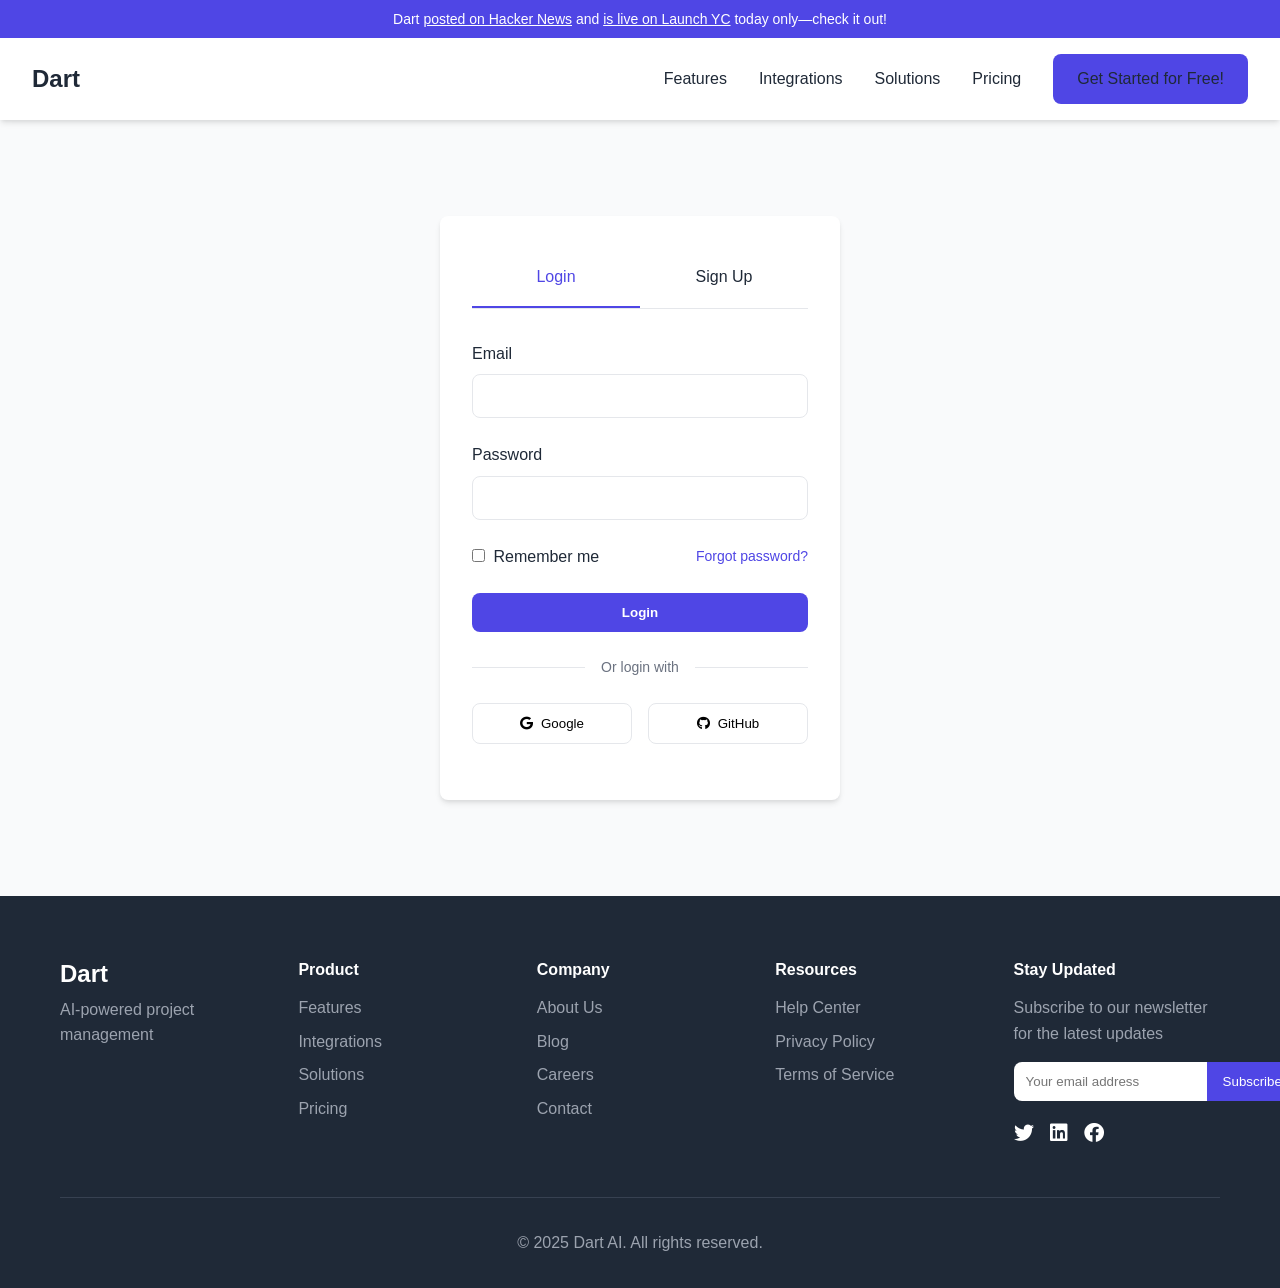
<file: auth.html>
<!DOCTYPE html>
<html lang="en">
<head>
    <meta charset="UTF-8">
    <meta name="viewport" content="width=device-width, initial-scale=1.0">
    <title>Login / Sign Up - Dart AI</title>
    <link rel="stylesheet" href="css/styles.css">
    <link rel="stylesheet" href="https://cdnjs.cloudflare.com/ajax/libs/font-awesome/6.0.0-beta3/css/all.min.css">
</head>
<body>
    <header>
        <div class="announcement-bar">
            Dart <a href="https://news.ycombinator.com/item?id=39442368">posted on Hacker News</a> and <a href="https://www.ycombinator.com/launches/KR4-dart-ai-powered-project-management">is live on Launch YC</a> today only—check it out!
        </div>
        <nav>
            <div class="logo">
                <a href="/">Dart</a>
            </div>
            <button class="mobile-nav-toggle">
                <i class="fas fa-bars"></i>
            </button>
            <ul class="nav-links">
                <li><a href="index.html#features">Features</a></li>
                <li><a href="integrations.html">Integrations</a></li>
                <li><a href="index.html#solutions">Solutions</a></li>
                <li><a href="pricing.html">Pricing</a></li>
                <li><a href="https://app.dartai.com/sign-up" class="btn-primary">Get Started for Free!</a></li>
            </ul>
        </nav>
    </header>

    <main style="background-color: var(--light-background); padding: 6rem 0; min-height: calc(100vh - 300px);">
        <div class="container">
            <div class="auth-container">
                <div class="auth-tabs">
                    <div class="auth-tab active" data-form="login-form">Login</div>
                    <div class="auth-tab" data-form="signup-form">Sign Up</div>
                </div>
                
                <div id="login-form" class="auth-form active">
                    <form id="loginForm">
                        <div class="form-group">
                            <label for="login-email">Email</label>
                            <input type="email" id="login-email" class="form-control" required>
                        </div>
                        <div class="form-group">
                            <label for="login-password">Password</label>
                            <input type="password" id="login-password" class="form-control" required>
                        </div>
                        <div style="display: flex; justify-content: space-between; align-items: center; margin-bottom: 1.5rem;">
                            <div>
                                <input type="checkbox" id="remember-me">
                                <label for="remember-me" style="display: inline; margin-left: 0.25rem;">Remember me</label>
                            </div>
                            <a href="#" style="font-size: 0.875rem;">Forgot password?</a>
                        </div>
                        <button type="submit" class="btn-primary" style="width: 100%;">Login</button>
                    </form>
                    
                    <div class="auth-separator">
                        <span>Or login with</span>
                    </div>
                    
                    <div class="social-auth">
                        <button class="social-auth-btn">
                            <i class="fab fa-google"></i>
                            <span>Google</span>
                        </button>
                        <button class="social-auth-btn">
                            <i class="fab fa-github"></i>
                            <span>GitHub</span>
                        </button>
                    </div>
                </div>
                
                <div id="signup-form" class="auth-form">
                    <form id="signupForm">
                        <div class="form-group">
                            <label for="signup-name">Full Name</label>
                            <input type="text" id="signup-name" class="form-control" required>
                        </div>
                        <div class="form-group">
                            <label for="signup-email">Email</label>
                            <input type="email" id="signup-email" class="form-control" required>
                        </div>
                        <div class="form-group">
                            <label for="signup-password">Password</label>
                            <input type="password" id="signup-password" class="form-control" required>
                        </div>
                        <div class="form-group">
                            <label for="signup-confirm-password">Confirm Password</label>
                            <input type="password" id="signup-confirm-password" class="form-control" required>
                        </div>
                        <div style="margin-bottom: 1.5rem;">
                            <input type="checkbox" id="terms" required>
                            <label for="terms" style="display: inline; margin-left: 0.25rem;">I agree to the <a href="terms.html">Terms of Service</a> and <a href="privacy.html">Privacy Policy</a></label>
                        </div>
                        <button type="submit" class="btn-primary" style="width: 100%;">Sign Up</button>
                    </form>
                    
                    <div class="auth-separator">
                        <span>Or sign up with</span>
                    </div>
                    
                    <div class="social-auth">
                        <button class="social-auth-btn">
                            <i class="fab fa-google"></i>
                            <span>Google</span>
                        </button>
                        <button class="social-auth-btn">
                            <i class="fab fa-github"></i>
                            <span>GitHub</span>
                        </button>
                    </div>
                </div>
            </div>
        </div>
    </main>

    <footer>
        <div class="container">
            <div class="footer-grid">
                <div class="footer-logo">
                    <h3>Dart</h3>
                    <p>AI-powered project management</p>
                </div>
                <div class="footer-links">
                    <h4>Product</h4>
                    <ul>
                        <li><a href="index.html#features">Features</a></li>
                        <li><a href="integrations.html">Integrations</a></li>
                        <li><a href="index.html#solutions">Solutions</a></li>
                        <li><a href="pricing.html">Pricing</a></li>
                    </ul>
                </div>
                <div class="footer-links">
                    <h4>Company</h4>
                    <ul>
                        <li><a href="about.html">About Us</a></li>
                        <li><a href="blog.html">Blog</a></li>
                        <li><a href="careers.html">Careers</a></li>
                        <li><a href="contact.html">Contact</a></li>
                    </ul>
                </div>
                <div class="footer-links">
                    <h4>Resources</h4>
                    <ul>
                        <li><a href="help.html">Help Center</a></li>
                        <li><a href="privacy.html">Privacy Policy</a></li>
                        <li><a href="terms.html">Terms of Service</a></li>
                    </ul>
                </div>
                <div class="footer-newsletter">
                    <h4>Stay Updated</h4>
                    <p>Subscribe to our newsletter for the latest updates</p>
                    <form>
                        <input type="email" placeholder="Your email address" required>
                        <button type="submit">Subscribe</button>
                    </form>
                    <div class="social-links">
                        <a href="#"><i class="fab fa-twitter"></i></a>
                        <a href="#"><i class="fab fa-linkedin"></i></a>
                        <a href="#"><i class="fab fa-facebook"></i></a>
                    </div>
                </div>
            </div>
            <div class="footer-bottom">
                <p>&copy; 2025 Dart AI. All rights reserved.</p>
            </div>
        </div>
    </footer>

    <!-- Toast container for notifications -->
    <div class="toast-container"></div>

    <script src="js/main.js"></script>
    <script>
        // Login form submission
        const loginForm = document.getElementById('loginForm');
        
        if (loginForm) {
            loginForm.addEventListener('submit', function(e) {
                e.preventDefault();
                
                // Get form values
                const email = document.getElementById('login-email').value.trim();
                const password = document.getElementById('login-password').value.trim();
                
                // Validate form
                if (!email || !password) {
                    showToast('Error', 'Please fill in all fields', 'error');
                    return;
                }
                
                if (!isValidEmail(email)) {
                    showToast('Error', 'Please enter a valid email address', 'error');
                    return;
                }
                
                // Simulate login (in a real app, this would be an API call)
                // Show loading state
                const submitButton = loginForm.querySelector('button[type="submit"]');
                const originalText = submitButton.textContent;
                submitButton.disabled = true;
                submitButton.innerHTML = '<i class="fas fa-spinner fa-spin"></i> Logging in...';
                
                // Simulate API call delay
                setTimeout(() => {
                    // Reset button
                    submitButton.disabled = false;
                    submitButton.textContent = originalText;
                    
                    // Simulate successful login
                    showToast('Success', 'Login successful! Redirecting to dashboard...', 'success');
                    
                    // Redirect to dashboard after a short delay
                    setTimeout(() => {
                        window.location.href = 'index.html';
                    }, 1500);
                }, 1500);
            });
        }
        
        // Signup form submission
        const signupForm = document.getElementById('signupForm');
        
        if (signupForm) {
            signupForm.addEventListener('submit', function(e) {
                e.preventDefault();
                
                // Get form values
                const name = document.getElementById('signup-name').value.trim();
                const email = document.getElementById('signup-email').value.trim();
                const password = document.getElementById('signup-password').value.trim();
                const confirmPassword = document.getElementById('signup-confirm-password').value.trim();
                const terms = document.getElementById('terms').checked;
                
                // Validate form
                if (!name || !email || !password || !confirmPassword) {
                    showToast('Error', 'Please fill in all fields', 'error');
                    return;
                }
                
                if (!isValidEmail(email)) {
                    showToast('Error', 'Please enter a valid email address', 'error');
                    return;
                }
                
                if (password.length < 8) {
                    showToast('Error', 'Password must be at least 8 characters long', 'error');
                    return;
                }
                
                if (password !== confirmPassword) {
                    showToast('Error', 'Passwords do not match', 'error');
                    return;
                }
                
                if (!terms) {
                    showToast('Error', 'You must agree to the Terms of Service and Privacy Policy', 'error');
                    return;
                }
                
                // Simulate signup (in a real app, this would be an API call)
                // Show loading state
                const submitButton = signupForm.querySelector('button[type="submit"]');
                const originalText = submitButton.textContent;
                submitButton.disabled = true;
                submitButton.innerHTML = '<i class="fas fa-spinner fa-spin"></i> Creating account...';
                
                // Simulate API call delay
                setTimeout(() => {
                    // Reset button
                    submitButton.disabled = false;
                    submitButton.textContent = originalText;
                    
                    // Simulate successful signup
                    showToast('Success', 'Account created successfully! Redirecting to dashboard...', 'success');
                    
                    // Redirect to dashboard after a short delay
                    setTimeout(() => {
                        window.location.href = 'index.html';
                    }, 1500);
                }, 1500);
            });
        }
        
        // Email validation helper
        function isValidEmail(email) {
            const emailRegex = /^[^\s@]+@[^\s@]+\.[^\s@]+$/;
            return emailRegex.test(email);
        }
        
        // Toast notification function
        function showToast(title, message, type = 'info') {
            // Create toast container if it doesn't exist
            let toastContainer = document.querySelector('.toast-container');
            if (!toastContainer) {
                toastContainer = document.createElement('div');
                toastContainer.className = 'toast-container';
                document.body.appendChild(toastContainer);
            }
            
            // Create toast element
            const toast = document.createElement('div');
            toast.className = `toast ${type}`;
            
            // Set toast content
            toast.innerHTML = `
                <div class="toast-icon">
                    <i class="fas ${getIconForToastType(type)}"></i>
                </div>
                <div class="toast-content">
                    <div class="toast-title">${title}</div>
                    <div class="toast-message">${message}</div>
                </div>
                <button class="toast-close">
                    <i class="fas fa-times"></i>
                </button>
            `;
            
            // Add toast to container
            toastContainer.appendChild(toast);
            
            // Add close functionality
            const closeBtn = toast.querySelector('.toast-close');
            closeBtn.addEventListener('click', () => {
                toast.style.animation = 'slideOut 0.3s forwards';
                setTimeout(() => {
                    toast.remove();
                }, 300);
            });
            
            // Auto remove after 5 seconds
            setTimeout(() => {
                if (toast.parentNode) {
                    toast.style.animation = 'slideOut 0.3s forwards';
                    setTimeout(() => {
                        if (toast.parentNode) {
                            toast.remove();
                        }
                    }, 300);
                }
            }, 5000);
        }
        
        // Get appropriate icon for toast type
        function getIconForToastType(type) {
            switch (type) {
                case 'success': return 'fa-check-circle';
                case 'error': return 'fa-exclamation-circle';
                case 'warning': return 'fa-exclamation-triangle';
                case 'info': 
                default: return 'fa-info-circle';
            }
        }
        
        // Auth tabs functionality
        const authTabs = document.querySelectorAll('.auth-tab');
        const authForms = document.querySelectorAll('.auth-form');
        
        authTabs.forEach(tab => {
            tab.addEventListener('click', () => {
                // Remove active class from all tabs and forms
                authTabs.forEach(t => t.classList.remove('active'));
                authForms.forEach(f => f.classList.remove('active'));
                
                // Add active class to clicked tab
                tab.classList.add('active');
                
                // Show corresponding form
                const formId = tab.getAttribute('data-form');
                document.getElementById(formId).classList.add('active');
            });
        });
        
        // Social auth buttons
        const socialAuthBtns = document.querySelectorAll('.social-auth-btn');
        
        socialAuthBtns.forEach(btn => {
            btn.addEventListener('click', () => {
                const provider = btn.querySelector('span').textContent;
                showToast('Info', `Authenticating with ${provider}...`, 'info');
                
                // Simulate authentication delay
                setTimeout(() => {
                    showToast('Success', `${provider} authentication successful! Redirecting to dashboard...`, 'success');
                    
                    // Redirect to dashboard after a short delay
                    setTimeout(() => {
                        window.location.href = 'index.html';
                    }, 1500);
                }, 1500);
            });
        });
    </script>
</body>
</html>
</file>
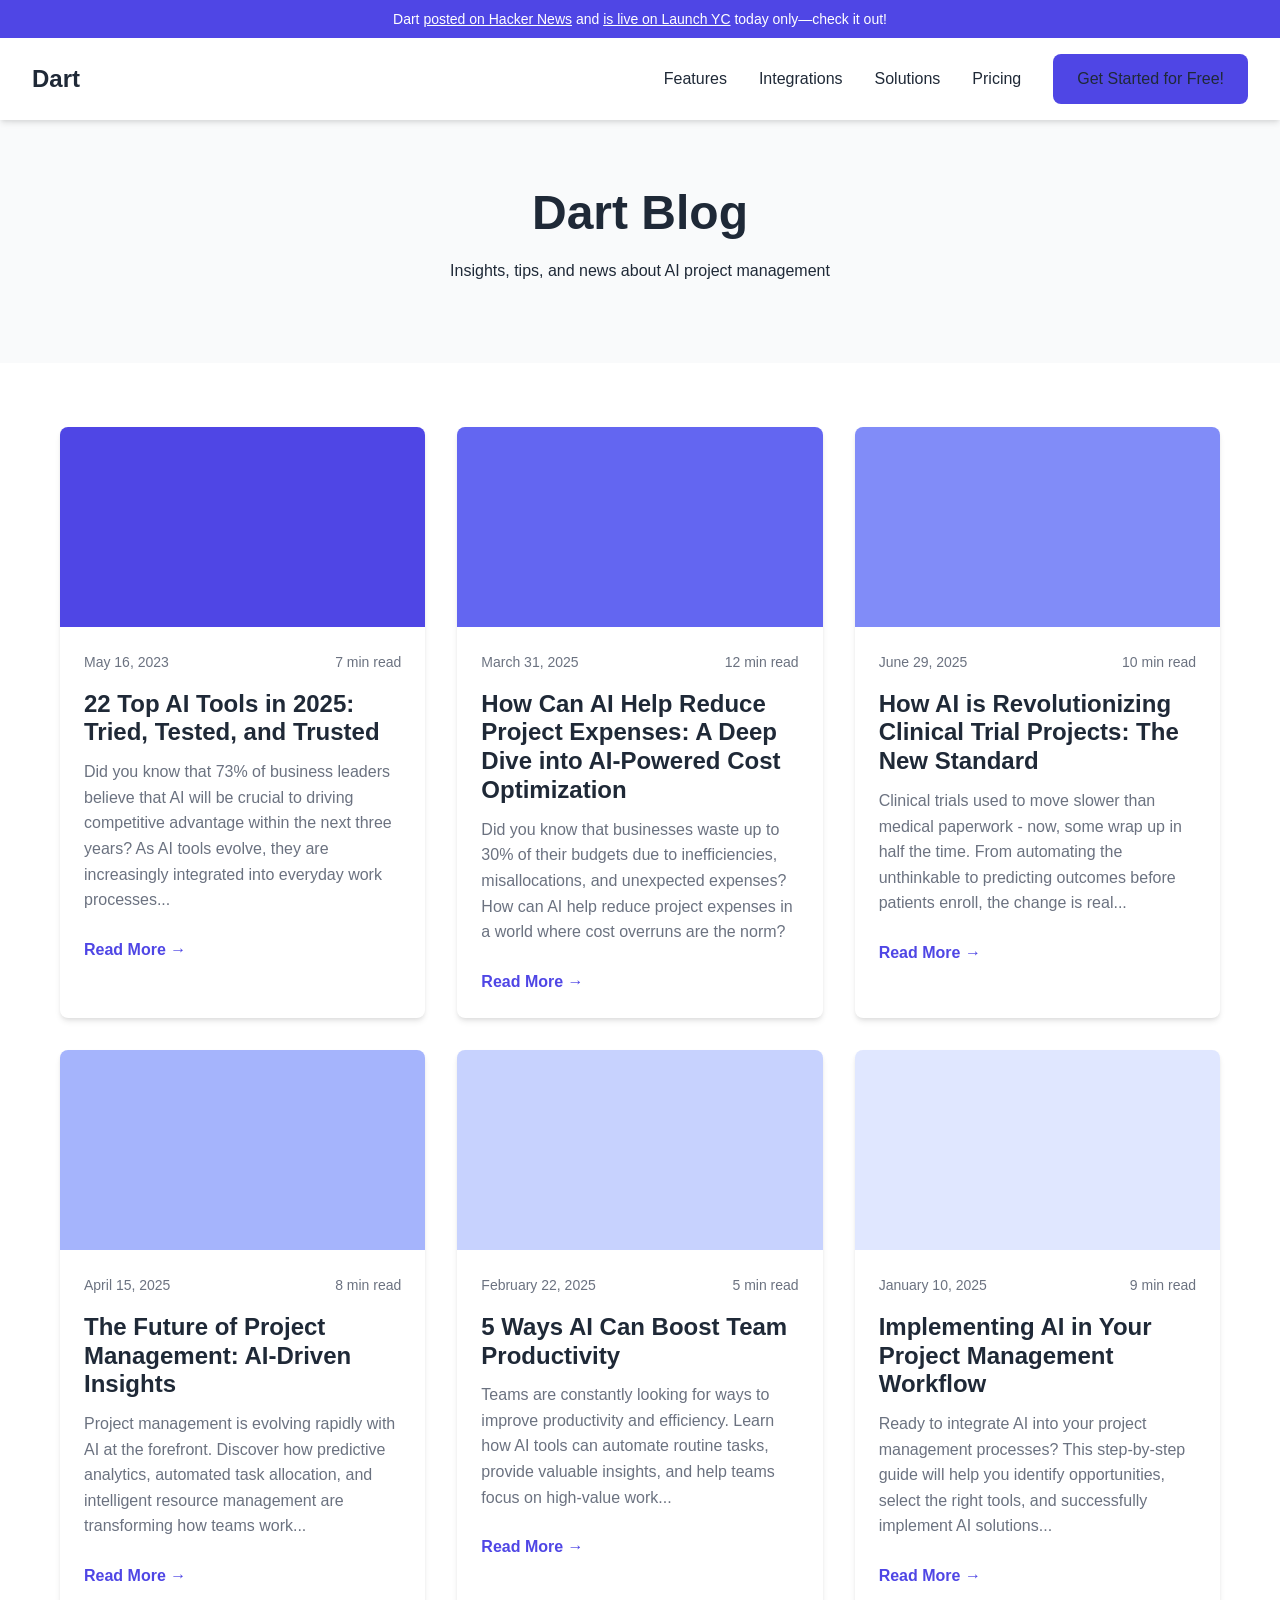
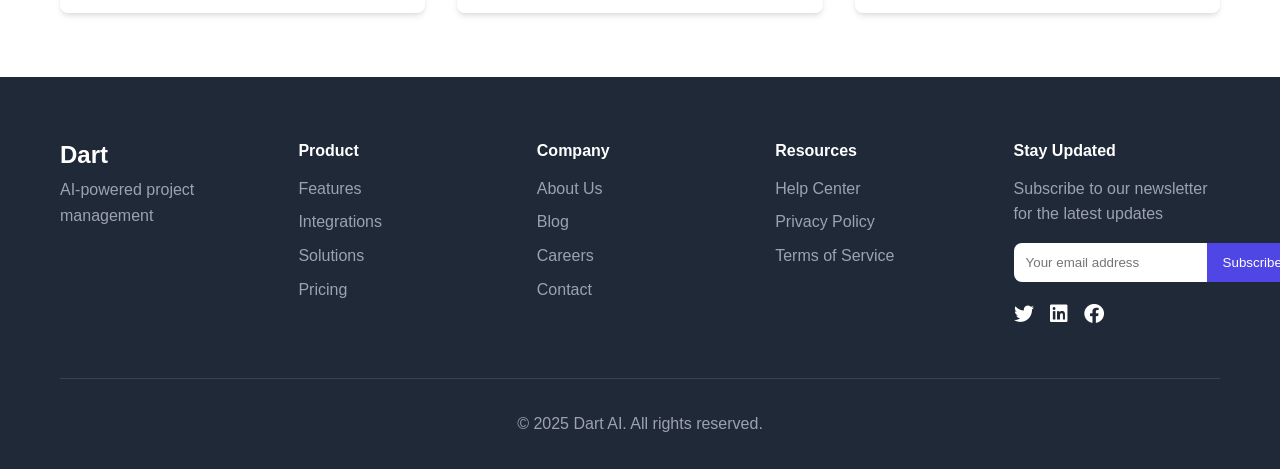
<file: blog.html>
<!DOCTYPE html>
<html lang="en">
<head>
    <meta charset="UTF-8">
    <meta name="viewport" content="width=device-width, initial-scale=1.0">
    <title>Blog - Dart AI</title>
    <link rel="stylesheet" href="css/styles.css">
    <link rel="stylesheet" href="https://cdnjs.cloudflare.com/ajax/libs/font-awesome/6.0.0-beta3/css/all.min.css">
    <style>
        .blog-header {
            background-color: var(--light-background);
            padding: 4rem 0;
            text-align: center;
        }
        
        .blog-grid {
            display: grid;
            grid-template-columns: repeat(auto-fill, minmax(300px, 1fr));
            gap: 2rem;
            margin: 4rem 0;
        }
        
        .blog-card {
            background-color: var(--background-color);
            border-radius: var(--border-radius);
            overflow: hidden;
            box-shadow: var(--box-shadow);
            transition: var(--transition);
        }
        
        .blog-card:hover {
            transform: translateY(-5px);
            box-shadow: 0 10px 15px -3px rgba(0, 0, 0, 0.1), 0 4px 6px -2px rgba(0, 0, 0, 0.05);
        }
        
        .blog-image {
            height: 200px;
            background-color: #e5e7eb;
            background-size: cover;
            background-position: center;
        }
        
        .blog-content {
            padding: 1.5rem;
        }
        
        .blog-meta {
            display: flex;
            justify-content: space-between;
            color: var(--light-text);
            font-size: 0.875rem;
            margin-bottom: 1rem;
        }
        
        .blog-card h3 {
            margin-bottom: 0.75rem;
        }
        
        .blog-card p {
            color: var(--light-text);
            margin-bottom: 1.5rem;
        }
        
        .read-more {
            font-weight: 600;
            color: var(--primary-color);
        }
    </style>
</head>
<body>
    <header>
        <div class="announcement-bar">
            Dart <a href="https://news.ycombinator.com/item?id=39442368">posted on Hacker News</a> and <a href="https://www.ycombinator.com/launches/KR4-dart-ai-powered-project-management">is live on Launch YC</a> today only—check it out!
        </div>
        <nav>
            <div class="logo">
                <a href="/">Dart</a>
            </div>
            <button class="mobile-nav-toggle">
                <i class="fas fa-bars"></i>
            </button>
            <ul class="nav-links">
                <li><a href="index.html#features">Features</a></li>
                <li><a href="integrations.html">Integrations</a></li>
                <li><a href="index.html#solutions">Solutions</a></li>
                <li><a href="pricing.html">Pricing</a></li>
                <li><a href="auth.html" class="btn-primary">Get Started for Free!</a></li>
            </ul>
        </nav>
    </header>

    <main>
        <section class="blog-header">
            <div class="container">
                <h1>Dart Blog</h1>
                <p>Insights, tips, and news about AI project management</p>
            </div>
        </section>

        <section class="container">
            <div class="blog-grid">
                <article class="blog-card">
                    <div class="blog-image" style="background-color: #4f46e5;"></div>
                    <div class="blog-content">
                        <div class="blog-meta">
                            <span>May 16, 2023</span>
                            <span>7 min read</span>
                        </div>
                        <h3>22 Top AI Tools in 2025: Tried, Tested, and Trusted</h3>
                        <p>Did you know that 73% of business leaders believe that AI will be crucial to driving competitive advantage within the next three years? As AI tools evolve, they are increasingly integrated into everyday work processes...</p>
                        <a href="blog-post.html" class="read-more">Read More →</a>
                    </div>
                </article>

                <article class="blog-card">
                    <div class="blog-image" style="background-color: #6366f1;"></div>
                    <div class="blog-content">
                        <div class="blog-meta">
                            <span>March 31, 2025</span>
                            <span>12 min read</span>
                        </div>
                        <h3>How Can AI Help Reduce Project Expenses: A Deep Dive into AI-Powered Cost Optimization</h3>
                        <p>Did you know that businesses waste up to 30% of their budgets due to inefficiencies, misallocations, and unexpected expenses? How can AI help reduce project expenses in a world where cost overruns are the norm?</p>
                        <a href="blog-post.html" class="read-more">Read More →</a>
                    </div>
                </article>

                <article class="blog-card">
                    <div class="blog-image" style="background-color: #818cf8;"></div>
                    <div class="blog-content">
                        <div class="blog-meta">
                            <span>June 29, 2025</span>
                            <span>10 min read</span>
                        </div>
                        <h3>How AI is Revolutionizing Clinical Trial Projects: The New Standard</h3>
                        <p>Clinical trials used to move slower than medical paperwork - now, some wrap up in half the time. From automating the unthinkable to predicting outcomes before patients enroll, the change is real...</p>
                        <a href="blog-post.html" class="read-more">Read More →</a>
                    </div>
                </article>

                <article class="blog-card">
                    <div class="blog-image" style="background-color: #a5b4fc;"></div>
                    <div class="blog-content">
                        <div class="blog-meta">
                            <span>April 15, 2025</span>
                            <span>8 min read</span>
                        </div>
                        <h3>The Future of Project Management: AI-Driven Insights</h3>
                        <p>Project management is evolving rapidly with AI at the forefront. Discover how predictive analytics, automated task allocation, and intelligent resource management are transforming how teams work...</p>
                        <a href="blog-post.html" class="read-more">Read More →</a>
                    </div>
                </article>

                <article class="blog-card">
                    <div class="blog-image" style="background-color: #c7d2fe;"></div>
                    <div class="blog-content">
                        <div class="blog-meta">
                            <span>February 22, 2025</span>
                            <span>5 min read</span>
                        </div>
                        <h3>5 Ways AI Can Boost Team Productivity</h3>
                        <p>Teams are constantly looking for ways to improve productivity and efficiency. Learn how AI tools can automate routine tasks, provide valuable insights, and help teams focus on high-value work...</p>
                        <a href="blog-post.html" class="read-more">Read More →</a>
                    </div>
                </article>

                <article class="blog-card">
                    <div class="blog-image" style="background-color: #e0e7ff;"></div>
                    <div class="blog-content">
                        <div class="blog-meta">
                            <span>January 10, 2025</span>
                            <span>9 min read</span>
                        </div>
                        <h3>Implementing AI in Your Project Management Workflow</h3>
                        <p>Ready to integrate AI into your project management processes? This step-by-step guide will help you identify opportunities, select the right tools, and successfully implement AI solutions...</p>
                        <a href="blog-post.html" class="read-more">Read More →</a>
                    </div>
                </article>
            </div>
        </section>
    </main>

    <footer>
        <div class="container">
            <div class="footer-grid">
                <div class="footer-logo">
                    <h3>Dart</h3>
                    <p>AI-powered project management</p>
                </div>
                <div class="footer-links">
                    <h4>Product</h4>
                    <ul>
                        <li><a href="index.html#features">Features</a></li>
                        <li><a href="index.html#integrations">Integrations</a></li>
                        <li><a href="index.html#solutions">Solutions</a></li>
                        <li><a href="pricing.html">Pricing</a></li>
                    </ul>
                </div>
                <div class="footer-links">
                    <h4>Company</h4>
                    <ul>
                        <li><a href="about.html">About Us</a></li>
                        <li><a href="blog.html">Blog</a></li>
                        <li><a href="careers.html">Careers</a></li>
                        <li><a href="contact.html">Contact</a></li>
                    </ul>
                </div>
                <div class="footer-links">
                    <h4>Resources</h4>
                    <ul>
                        <li><a href="help.html">Help Center</a></li>
                        <li><a href="privacy.html">Privacy Policy</a></li>
                        <li><a href="terms.html">Terms of Service</a></li>
                    </ul>
                </div>
                <div class="footer-newsletter">
                    <h4>Stay Updated</h4>
                    <p>Subscribe to our newsletter for the latest updates</p>
                    <form>
                        <input type="email" placeholder="Your email address">
                        <button type="submit">Subscribe</button>
                    </form>
                    <div class="social-links">
                        <a href="#"><i class="fab fa-twitter"></i></a>
                        <a href="#"><i class="fab fa-linkedin"></i></a>
                        <a href="#"><i class="fab fa-facebook"></i></a>
                    </div>
                </div>
            </div>
            <div class="footer-bottom">
                <p>&copy; 2025 Dart AI. All rights reserved.</p>
            </div>
        </div>
    </footer>

    <!-- Toast container for notifications -->
    <div class="toast-container"></div>
    
    <script src="js/main.js"></script>
</body>
</html>
</file>
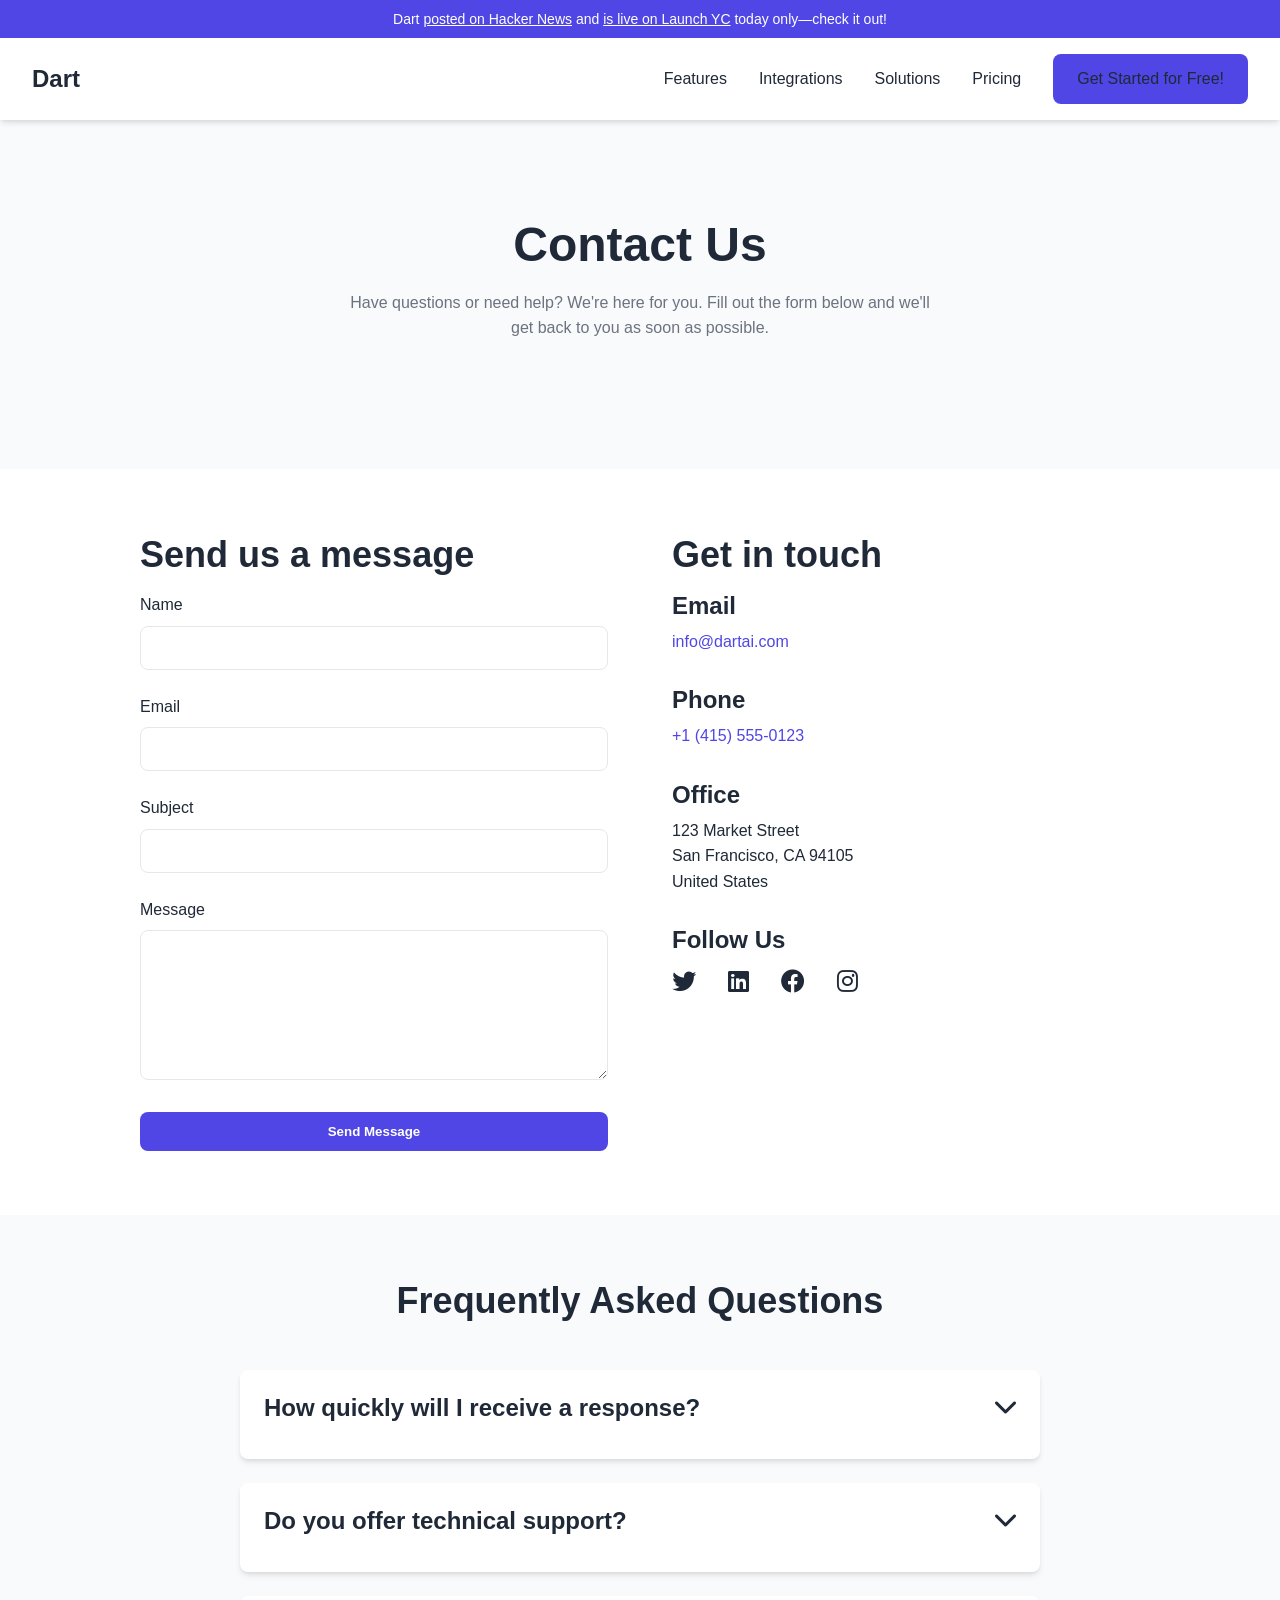
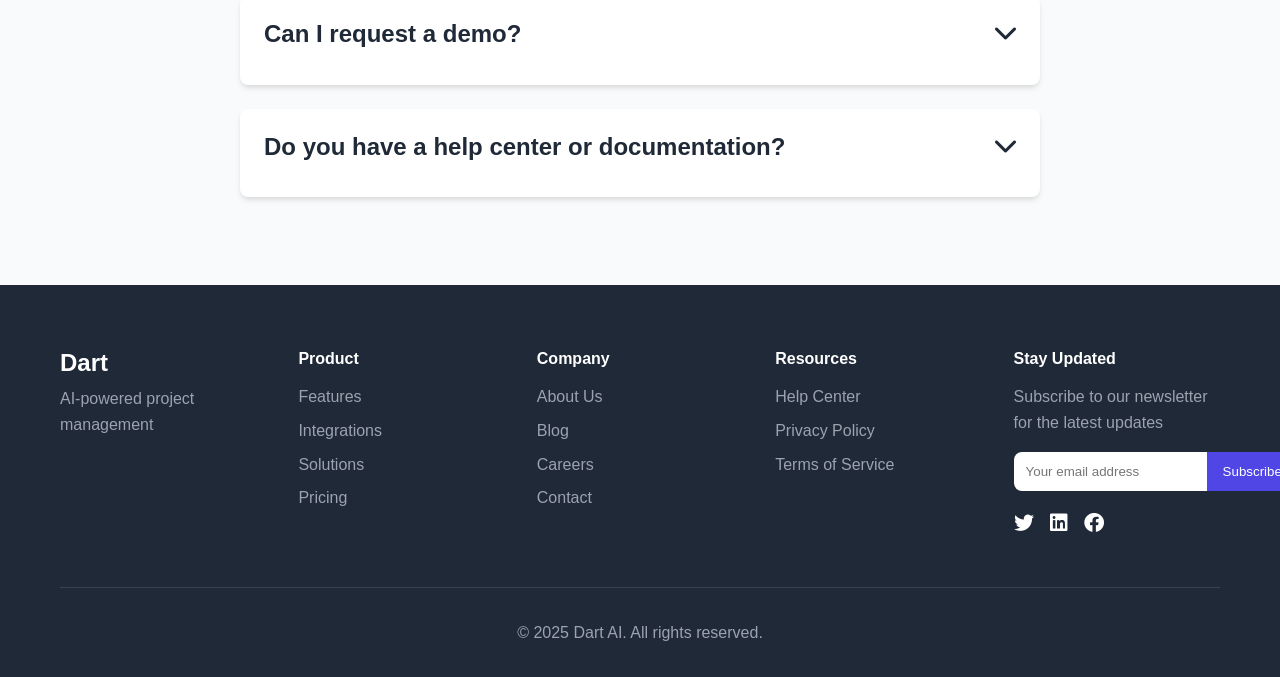
<file: contact.html>
<!DOCTYPE html>
<html lang="en">
<head>
    <meta charset="UTF-8">
    <meta name="viewport" content="width=device-width, initial-scale=1.0">
    <title>Contact Us - Dart AI</title>
    <link rel="stylesheet" href="css/styles.css">
    <link rel="stylesheet" href="https://cdnjs.cloudflare.com/ajax/libs/font-awesome/6.0.0-beta3/css/all.min.css">
</head>
<body>
    <header>
        <div class="announcement-bar">
            Dart <a href="https://news.ycombinator.com/item?id=39442368">posted on Hacker News</a> and <a href="https://www.ycombinator.com/launches/KR4-dart-ai-powered-project-management">is live on Launch YC</a> today only—check it out!
        </div>
        <nav>
            <div class="logo">
                <a href="/">Dart</a>
            </div>
            <button class="mobile-nav-toggle">
                <i class="fas fa-bars"></i>
            </button>
            <ul class="nav-links">
                <li><a href="index.html#features">Features</a></li>
                <li><a href="integrations.html">Integrations</a></li>
                <li><a href="index.html#solutions">Solutions</a></li>
                <li><a href="pricing.html">Pricing</a></li>
                <li><a href="https://app.dartai.com/sign-up" class="btn-primary">Get Started for Free!</a></li>
            </ul>
        </nav>
    </header>

    <main>
        <section class="contact-header" style="background-color: var(--light-background); padding: 6rem 0; text-align: center;">
            <div class="container">
                <h1>Contact Us</h1>
                <p style="max-width: 600px; margin: 0 auto 2rem; color: var(--light-text);">Have questions or need help? We're here for you. Fill out the form below and we'll get back to you as soon as possible.</p>
            </div>
        </section>

        <section class="container" style="padding: 4rem 0;">
            <div style="display: grid; grid-template-columns: 1fr 1fr; gap: 4rem; max-width: 1000px; margin: 0 auto;">
                <div class="contact-form">
                    <h2>Send us a message</h2>
                    <form id="contactForm">
                        <div class="form-group">
                            <label for="name">Name</label>
                            <input type="text" id="name" class="form-control" required>
                        </div>
                        <div class="form-group">
                            <label for="email">Email</label>
                            <input type="email" id="email" class="form-control" required>
                        </div>
                        <div class="form-group">
                            <label for="subject">Subject</label>
                            <input type="text" id="subject" class="form-control" required>
                        </div>
                        <div class="form-group">
                            <label for="message">Message</label>
                            <textarea id="message" class="form-control" required></textarea>
                        </div>
                        <button type="submit" class="btn-primary" style="width: 100%;">Send Message</button>
                    </form>
                </div>
                
                <div class="contact-info">
                    <h2>Get in touch</h2>
                    <div style="margin-bottom: 2rem;">
                        <h3 style="margin-bottom: 0.5rem;">Email</h3>
                        <p><a href="mailto:info@dartai.com">info@dartai.com</a></p>
                    </div>
                    <div style="margin-bottom: 2rem;">
                        <h3 style="margin-bottom: 0.5rem;">Phone</h3>
                        <p><a href="tel:+14155550123">+1 (415) 555-0123</a></p>
                    </div>
                    <div style="margin-bottom: 2rem;">
                        <h3 style="margin-bottom: 0.5rem;">Office</h3>
                        <p>123 Market Street<br>San Francisco, CA 94105<br>United States</p>
                    </div>
                    <div style="margin-bottom: 2rem;">
                        <h3 style="margin-bottom: 0.5rem;">Follow Us</h3>
                        <div class="social-links" style="margin-top: 0.5rem;">
                            <a href="#" style="color: var(--text-color); font-size: 1.5rem; margin-right: 1rem;"><i class="fab fa-twitter"></i></a>
                            <a href="#" style="color: var(--text-color); font-size: 1.5rem; margin-right: 1rem;"><i class="fab fa-linkedin"></i></a>
                            <a href="#" style="color: var(--text-color); font-size: 1.5rem; margin-right: 1rem;"><i class="fab fa-facebook"></i></a>
                            <a href="#" style="color: var(--text-color); font-size: 1.5rem;"><i class="fab fa-instagram"></i></a>
                        </div>
                    </div>
                </div>
            </div>
        </section>

        <section style="padding: 4rem 0; background-color: var(--light-background);">
            <div class="container">
                <h2 style="text-align: center; margin-bottom: 3rem;">Frequently Asked Questions</h2>
                
                <div class="faq-container" style="max-width: 800px; margin: 0 auto;">
                    <div class="faq-item" style="margin-bottom: 1.5rem; background-color: var(--background-color); border-radius: var(--border-radius); padding: 1.5rem; box-shadow: var(--box-shadow);">
                        <h3 style="margin-bottom: 0.75rem; cursor: pointer;">
                            <span>How quickly will I receive a response?</span>
                            <i class="fas fa-chevron-down" style="float: right;"></i>
                        </h3>
                        <div class="faq-answer" style="display: none; padding-top: 0.75rem; color: var(--light-text);">
                            <p>We typically respond to all inquiries within 24 hours during business days. For urgent matters, please indicate this in the subject line of your message.</p>
                        </div>
                    </div>

                    <div class="faq-item" style="margin-bottom: 1.5rem; background-color: var(--background-color); border-radius: var(--border-radius); padding: 1.5rem; box-shadow: var(--box-shadow);">
                        <h3 style="margin-bottom: 0.75rem; cursor: pointer;">
                            <span>Do you offer technical support?</span>
                            <i class="fas fa-chevron-down" style="float: right;"></i>
                        </h3>
                        <div class="faq-answer" style="display: none; padding-top: 0.75rem; color: var(--light-text);">
                            <p>Yes, we offer technical support to all our users. Free plan users receive community support, while paid plans include direct email support. Business plan users also receive priority support with faster response times.</p>
                        </div>
                    </div>

                    <div class="faq-item" style="margin-bottom: 1.5rem; background-color: var(--background-color); border-radius: var(--border-radius); padding: 1.5rem; box-shadow: var(--box-shadow);">
                        <h3 style="margin-bottom: 0.75rem; cursor: pointer;">
                            <span>Can I request a demo?</span>
                            <i class="fas fa-chevron-down" style="float: right;"></i>
                        </h3>
                        <div class="faq-answer" style="display: none; padding-top: 0.75rem; color: var(--light-text);">
                            <p>Absolutely! We offer personalized demos for teams and businesses. Please fill out the contact form and select "Request a Demo" as the subject, and our sales team will reach out to schedule a time that works for you.</p>
                        </div>
                    </div>

                    <div class="faq-item" style="margin-bottom: 1.5rem; background-color: var(--background-color); border-radius: var(--border-radius); padding: 1.5rem; box-shadow: var(--box-shadow);">
                        <h3 style="margin-bottom: 0.75rem; cursor: pointer;">
                            <span>Do you have a help center or documentation?</span>
                            <i class="fas fa-chevron-down" style="float: right;"></i>
                        </h3>
                        <div class="faq-answer" style="display: none; padding-top: 0.75rem; color: var(--light-text);">
                            <p>Yes, we have a comprehensive help center with documentation, tutorials, and guides. You can access it at <a href="help.html">help.dartai.com</a>. Our help center is regularly updated with new content to help you get the most out of Dart.</p>
                        </div>
                    </div>
                </div>
            </div>
        </section>
    </main>

    <footer>
        <div class="container">
            <div class="footer-grid">
                <div class="footer-logo">
                    <h3>Dart</h3>
                    <p>AI-powered project management</p>
                </div>
                <div class="footer-links">
                    <h4>Product</h4>
                    <ul>
                        <li><a href="index.html#features">Features</a></li>
                        <li><a href="integrations.html">Integrations</a></li>
                        <li><a href="index.html#solutions">Solutions</a></li>
                        <li><a href="pricing.html">Pricing</a></li>
                    </ul>
                </div>
                <div class="footer-links">
                    <h4>Company</h4>
                    <ul>
                        <li><a href="about.html">About Us</a></li>
                        <li><a href="blog.html">Blog</a></li>
                        <li><a href="careers.html">Careers</a></li>
                        <li><a href="contact.html">Contact</a></li>
                    </ul>
                </div>
                <div class="footer-links">
                    <h4>Resources</h4>
                    <ul>
                        <li><a href="help.html">Help Center</a></li>
                        <li><a href="privacy.html">Privacy Policy</a></li>
                        <li><a href="terms.html">Terms of Service</a></li>
                    </ul>
                </div>
                <div class="footer-newsletter">
                    <h4>Stay Updated</h4>
                    <p>Subscribe to our newsletter for the latest updates</p>
                    <form>
                        <input type="email" placeholder="Your email address" required>
                        <button type="submit">Subscribe</button>
                    </form>
                    <div class="social-links">
                        <a href="#"><i class="fab fa-twitter"></i></a>
                        <a href="#"><i class="fab fa-linkedin"></i></a>
                        <a href="#"><i class="fab fa-facebook"></i></a>
                    </div>
                </div>
            </div>
            <div class="footer-bottom">
                <p>&copy; 2025 Dart AI. All rights reserved.</p>
            </div>
        </div>
    </footer>

    <!-- Toast container for notifications -->
    <div class="toast-container"></div>

    <script src="js/main.js"></script>
    <script>
        // Contact form submission
        const contactForm = document.getElementById('contactForm');
        
        if (contactForm) {
            contactForm.addEventListener('submit', function(e) {
                e.preventDefault();
                
                // Get form values
                const name = document.getElementById('name').value.trim();
                const email = document.getElementById('email').value.trim();
                const subject = document.getElementById('subject').value.trim();
                const message = document.getElementById('message').value.trim();
                
                // Validate form (additional validation beyond HTML5 required)
                if (!name || !email || !subject || !message) {
                    showToast('Error', 'Please fill in all fields', 'error');
                    return;
                }
                
                if (!isValidEmail(email)) {
                    showToast('Error', 'Please enter a valid email address', 'error');
                    return;
                }
                
                // Simulate form submission (in a real app, this would be an API call)
                // Show loading state
                const submitButton = contactForm.querySelector('button[type="submit"]');
                const originalText = submitButton.textContent;
                submitButton.disabled = true;
                submitButton.innerHTML = '<i class="fas fa-spinner fa-spin"></i> Sending...';
                
                // Simulate API call delay
                setTimeout(() => {
                    // Reset form
                    contactForm.reset();
                    
                    // Reset button
                    submitButton.disabled = false;
                    submitButton.textContent = originalText;
                    
                    // Show success message
                    showToast('Success', 'Your message has been sent! We\'ll get back to you soon.', 'success');
                }, 1500);
            });
        }
        
        // Email validation helper
        function isValidEmail(email) {
            const emailRegex = /^[^\s@]+@[^\s@]+\.[^\s@]+$/;
            return emailRegex.test(email);
        }
        
        // Toast notification function
        function showToast(title, message, type = 'info') {
            // Create toast container if it doesn't exist
            let toastContainer = document.querySelector('.toast-container');
            if (!toastContainer) {
                toastContainer = document.createElement('div');
                toastContainer.className = 'toast-container';
                document.body.appendChild(toastContainer);
            }
            
            // Create toast element
            const toast = document.createElement('div');
            toast.className = `toast ${type}`;
            
            // Set toast content
            toast.innerHTML = `
                <div class="toast-icon">
                    <i class="fas ${getIconForToastType(type)}"></i>
                </div>
                <div class="toast-content">
                    <div class="toast-title">${title}</div>
                    <div class="toast-message">${message}</div>
                </div>
                <button class="toast-close">
                    <i class="fas fa-times"></i>
                </button>
            `;
            
            // Add toast to container
            toastContainer.appendChild(toast);
            
            // Add close functionality
            const closeBtn = toast.querySelector('.toast-close');
            closeBtn.addEventListener('click', () => {
                toast.style.animation = 'slideOut 0.3s forwards';
                setTimeout(() => {
                    toast.remove();
                }, 300);
            });
            
            // Auto remove after 5 seconds
            setTimeout(() => {
                if (toast.parentNode) {
                    toast.style.animation = 'slideOut 0.3s forwards';
                    setTimeout(() => {
                        if (toast.parentNode) {
                            toast.remove();
                        }
                    }, 300);
                }
            }, 5000);
        }
        
        // Get appropriate icon for toast type
        function getIconForToastType(type) {
            switch (type) {
                case 'success': return 'fa-check-circle';
                case 'error': return 'fa-exclamation-circle';
                case 'warning': return 'fa-exclamation-triangle';
                case 'info': 
                default: return 'fa-info-circle';
            }
        }
        
        // FAQ accordion functionality
        const faqItems = document.querySelectorAll('.faq-item h3');
        
        faqItems.forEach(item => {
            item.addEventListener('click', () => {
                const answer = item.nextElementSibling;
                const icon = item.querySelector('i');
                
                // Toggle answer visibility
                if (answer.style.display === 'none' || !answer.style.display) {
                    answer.style.display = 'block';
                    icon.classList.remove('fa-chevron-down');
                    icon.classList.add('fa-chevron-up');
                } else {
                    answer.style.display = 'none';
                    icon.classList.remove('fa-chevron-up');
                    icon.classList.add('fa-chevron-down');
                }
            });
        });
    </script>
</body>
</html>
</file>
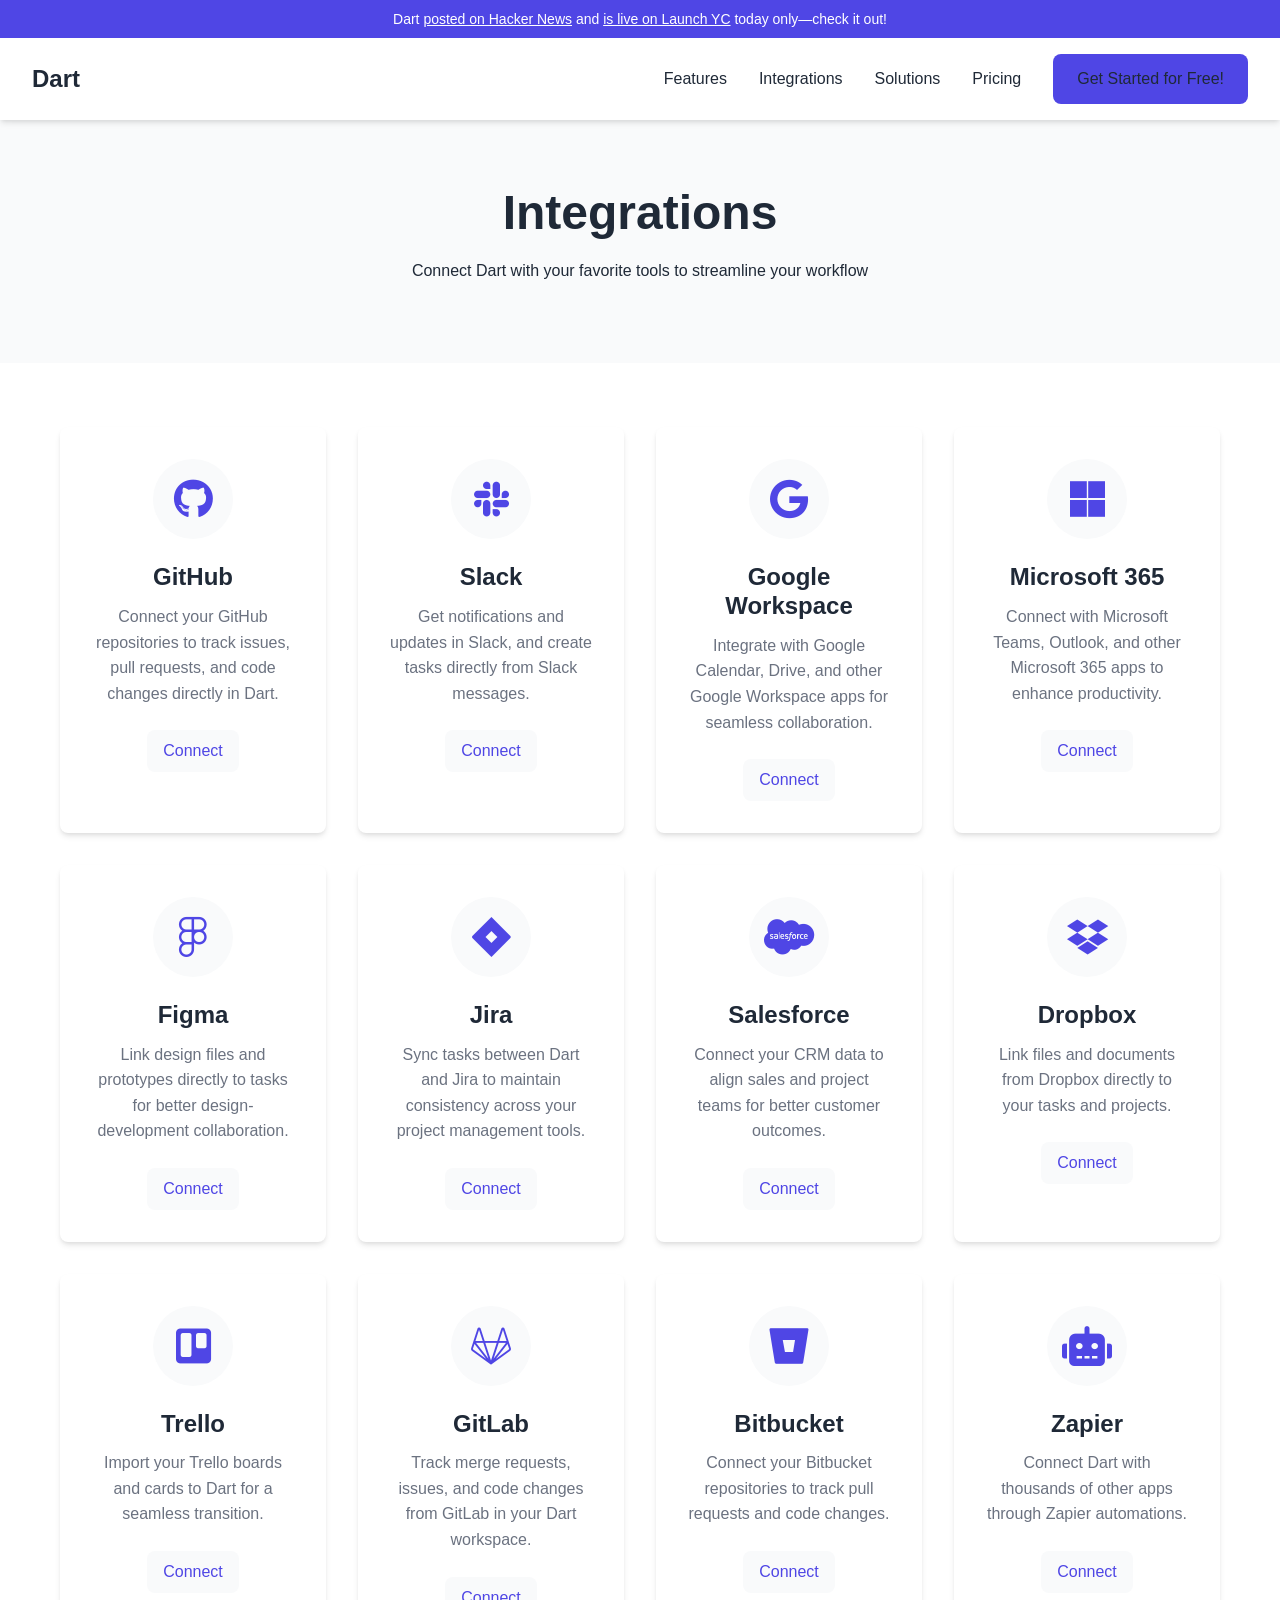
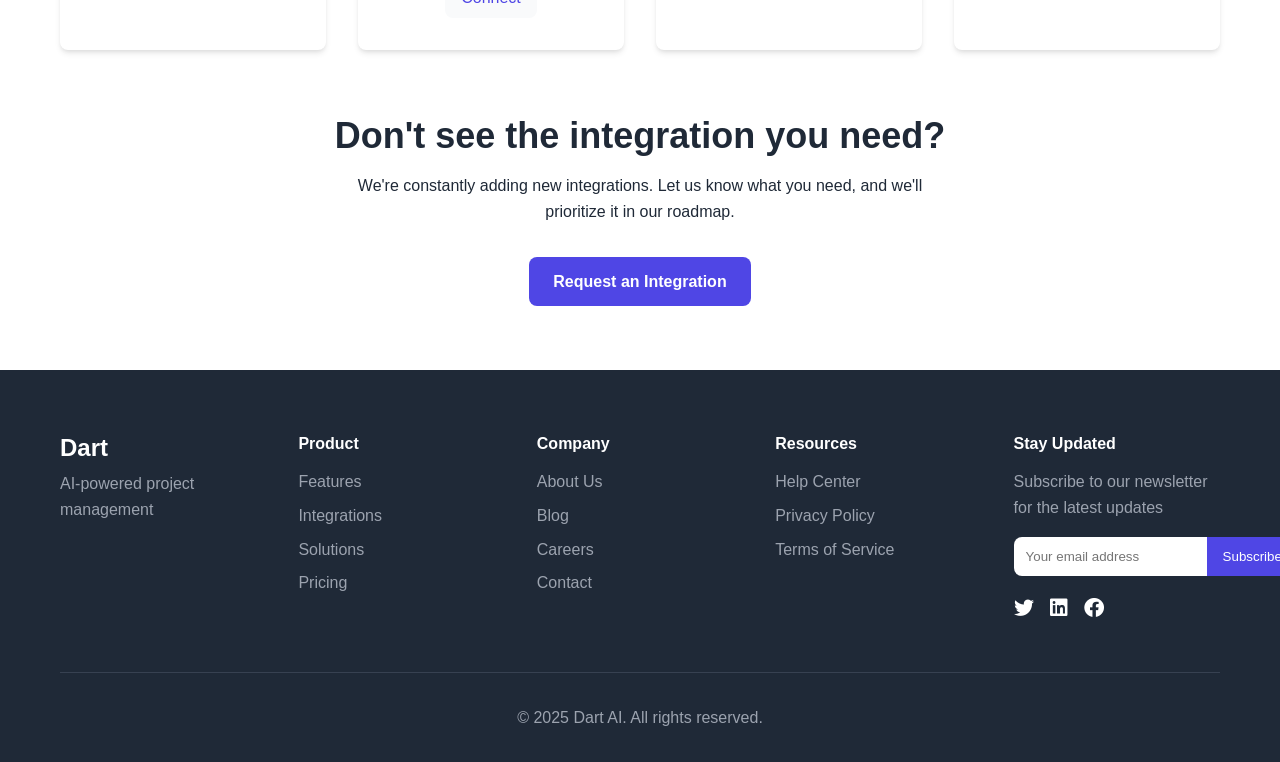
<file: integrations.html>
<!DOCTYPE html>
<html lang="en">
<head>
    <meta charset="UTF-8">
    <meta name="viewport" content="width=device-width, initial-scale=1.0">
    <title>Integrations - Dart AI</title>
    <link rel="stylesheet" href="css/styles.css">
    <link rel="stylesheet" href="https://cdnjs.cloudflare.com/ajax/libs/font-awesome/6.0.0-beta3/css/all.min.css">
    <style>
        .integrations-header {
            background-color: var(--light-background);
            padding: 4rem 0;
            text-align: center;
        }
        
        .integrations-grid {
            display: grid;
            grid-template-columns: repeat(auto-fill, minmax(250px, 1fr));
            gap: 2rem;
            margin: 4rem 0;
        }
        
        .integration-card {
            background-color: var(--background-color);
            border-radius: var(--border-radius);
            padding: 2rem;
            text-align: center;
            box-shadow: var(--box-shadow);
            transition: var(--transition);
        }
        
        .integration-card:hover {
            transform: translateY(-5px);
            box-shadow: 0 10px 15px -3px rgba(0, 0, 0, 0.1), 0 4px 6px -2px rgba(0, 0, 0, 0.05);
        }
        
        .integration-icon {
            width: 80px;
            height: 80px;
            margin: 0 auto 1.5rem;
            display: flex;
            align-items: center;
            justify-content: center;
            font-size: 2.5rem;
            color: var(--primary-color);
            background-color: var(--light-background);
            border-radius: 50%;
        }
        
        .integration-card h3 {
            margin-bottom: 0.75rem;
        }
        
        .integration-card p {
            color: var(--light-text);
            margin-bottom: 1.5rem;
        }
        
        .integration-cta {
            display: inline-block;
            padding: 0.5rem 1rem;
            background-color: var(--light-background);
            border-radius: var(--border-radius);
            color: var(--primary-color);
            font-weight: 500;
            transition: var(--transition);
        }
        
        .integration-cta:hover {
            background-color: var(--primary-color);
            color: white;
        }
    </style>
</head>
<body>
    <header>
        <div class="announcement-bar">
            Dart <a href="https://news.ycombinator.com/item?id=39442368">posted on Hacker News</a> and <a href="https://www.ycombinator.com/launches/KR4-dart-ai-powered-project-management">is live on Launch YC</a> today only—check it out!
        </div>
        <nav>
            <div class="logo">
                <a href="/">Dart</a>
            </div>
            <button class="mobile-nav-toggle">
                <i class="fas fa-bars"></i>
            </button>
            <ul class="nav-links">
                <li><a href="index.html#features">Features</a></li>
                <li><a href="integrations.html">Integrations</a></li>
                <li><a href="index.html#solutions">Solutions</a></li>
                <li><a href="pricing.html">Pricing</a></li>
                <li><a href="auth.html" class="btn-primary">Get Started for Free!</a></li>
            </ul>
        </nav>
    </header>

    <main>
        <section class="integrations-header">
            <div class="container">
                <h1>Integrations</h1>
                <p>Connect Dart with your favorite tools to streamline your workflow</p>
            </div>
        </section>

        <section class="container">
            <div class="integrations-grid">
                <div class="integration-card">
                    <div class="integration-icon">
                        <i class="fab fa-github"></i>
                    </div>
                    <h3>GitHub</h3>
                    <p>Connect your GitHub repositories to track issues, pull requests, and code changes directly in Dart.</p>
                    <a href="#" class="integration-cta">Connect</a>
                </div>

                <div class="integration-card">
                    <div class="integration-icon">
                        <i class="fab fa-slack"></i>
                    </div>
                    <h3>Slack</h3>
                    <p>Get notifications and updates in Slack, and create tasks directly from Slack messages.</p>
                    <a href="#" class="integration-cta">Connect</a>
                </div>

                <div class="integration-card">
                    <div class="integration-icon">
                        <i class="fab fa-google"></i>
                    </div>
                    <h3>Google Workspace</h3>
                    <p>Integrate with Google Calendar, Drive, and other Google Workspace apps for seamless collaboration.</p>
                    <a href="#" class="integration-cta">Connect</a>
                </div>

                <div class="integration-card">
                    <div class="integration-icon">
                        <i class="fab fa-microsoft"></i>
                    </div>
                    <h3>Microsoft 365</h3>
                    <p>Connect with Microsoft Teams, Outlook, and other Microsoft 365 apps to enhance productivity.</p>
                    <a href="#" class="integration-cta">Connect</a>
                </div>

                <div class="integration-card">
                    <div class="integration-icon">
                        <i class="fab fa-figma"></i>
                    </div>
                    <h3>Figma</h3>
                    <p>Link design files and prototypes directly to tasks for better design-development collaboration.</p>
                    <a href="#" class="integration-cta">Connect</a>
                </div>

                <div class="integration-card">
                    <div class="integration-icon">
                        <i class="fab fa-jira"></i>
                    </div>
                    <h3>Jira</h3>
                    <p>Sync tasks between Dart and Jira to maintain consistency across your project management tools.</p>
                    <a href="#" class="integration-cta">Connect</a>
                </div>

                <div class="integration-card">
                    <div class="integration-icon">
                        <i class="fab fa-salesforce"></i>
                    </div>
                    <h3>Salesforce</h3>
                    <p>Connect your CRM data to align sales and project teams for better customer outcomes.</p>
                    <a href="#" class="integration-cta">Connect</a>
                </div>

                <div class="integration-card">
                    <div class="integration-icon">
                        <i class="fab fa-dropbox"></i>
                    </div>
                    <h3>Dropbox</h3>
                    <p>Link files and documents from Dropbox directly to your tasks and projects.</p>
                    <a href="#" class="integration-cta">Connect</a>
                </div>

                <div class="integration-card">
                    <div class="integration-icon">
                        <i class="fab fa-trello"></i>
                    </div>
                    <h3>Trello</h3>
                    <p>Import your Trello boards and cards to Dart for a seamless transition.</p>
                    <a href="#" class="integration-cta">Connect</a>
                </div>

                <div class="integration-card">
                    <div class="integration-icon">
                        <i class="fab fa-gitlab"></i>
                    </div>
                    <h3>GitLab</h3>
                    <p>Track merge requests, issues, and code changes from GitLab in your Dart workspace.</p>
                    <a href="#" class="integration-cta">Connect</a>
                </div>

                <div class="integration-card">
                    <div class="integration-icon">
                        <i class="fab fa-bitbucket"></i>
                    </div>
                    <h3>Bitbucket</h3>
                    <p>Connect your Bitbucket repositories to track pull requests and code changes.</p>
                    <a href="#" class="integration-cta">Connect</a>
                </div>

                <div class="integration-card">
                    <div class="integration-icon">
                        <i class="fas fa-robot"></i>
                    </div>
                    <h3>Zapier</h3>
                    <p>Connect Dart with thousands of other apps through Zapier automations.</p>
                    <a href="#" class="integration-cta">Connect</a>
                </div>
            </div>
        </section>

        <section class="container" style="text-align: center; margin: 4rem auto;">
            <h2>Don't see the integration you need?</h2>
            <p style="max-width: 600px; margin: 1rem auto 2rem;">We're constantly adding new integrations. Let us know what you need, and we'll prioritize it in our roadmap.</p>
            <a href="contact.html" class="btn-primary">Request an Integration</a>
        </section>
    </main>

    <footer>
        <div class="container">
            <div class="footer-grid">
                <div class="footer-logo">
                    <h3>Dart</h3>
                    <p>AI-powered project management</p>
                </div>
                <div class="footer-links">
                    <h4>Product</h4>
                    <ul>
                        <li><a href="index.html#features">Features</a></li>
                        <li><a href="integrations.html">Integrations</a></li>
                        <li><a href="index.html#solutions">Solutions</a></li>
                        <li><a href="pricing.html">Pricing</a></li>
                    </ul>
                </div>
                <div class="footer-links">
                    <h4>Company</h4>
                    <ul>
                        <li><a href="about.html">About Us</a></li>
                        <li><a href="blog.html">Blog</a></li>
                        <li><a href="careers.html">Careers</a></li>
                        <li><a href="contact.html">Contact</a></li>
                    </ul>
                </div>
                <div class="footer-links">
                    <h4>Resources</h4>
                    <ul>
                        <li><a href="help.html">Help Center</a></li>
                        <li><a href="privacy.html">Privacy Policy</a></li>
                        <li><a href="terms.html">Terms of Service</a></li>
                    </ul>
                </div>
                <div class="footer-newsletter">
                    <h4>Stay Updated</h4>
                    <p>Subscribe to our newsletter for the latest updates</p>
                    <form>
                        <input type="email" placeholder="Your email address">
                        <button type="submit">Subscribe</button>
                    </form>
                    <div class="social-links">
                        <a href="#"><i class="fab fa-twitter"></i></a>
                        <a href="#"><i class="fab fa-linkedin"></i></a>
                        <a href="#"><i class="fab fa-facebook"></i></a>
                    </div>
                </div>
            </div>
            <div class="footer-bottom">
                <p>&copy; 2025 Dart AI. All rights reserved.</p>
            </div>
        </div>
    </footer>

    <!-- Toast container for notifications -->
    <div class="toast-container"></div>
    
    <script src="js/main.js"></script>
</body>
</html>
</file>
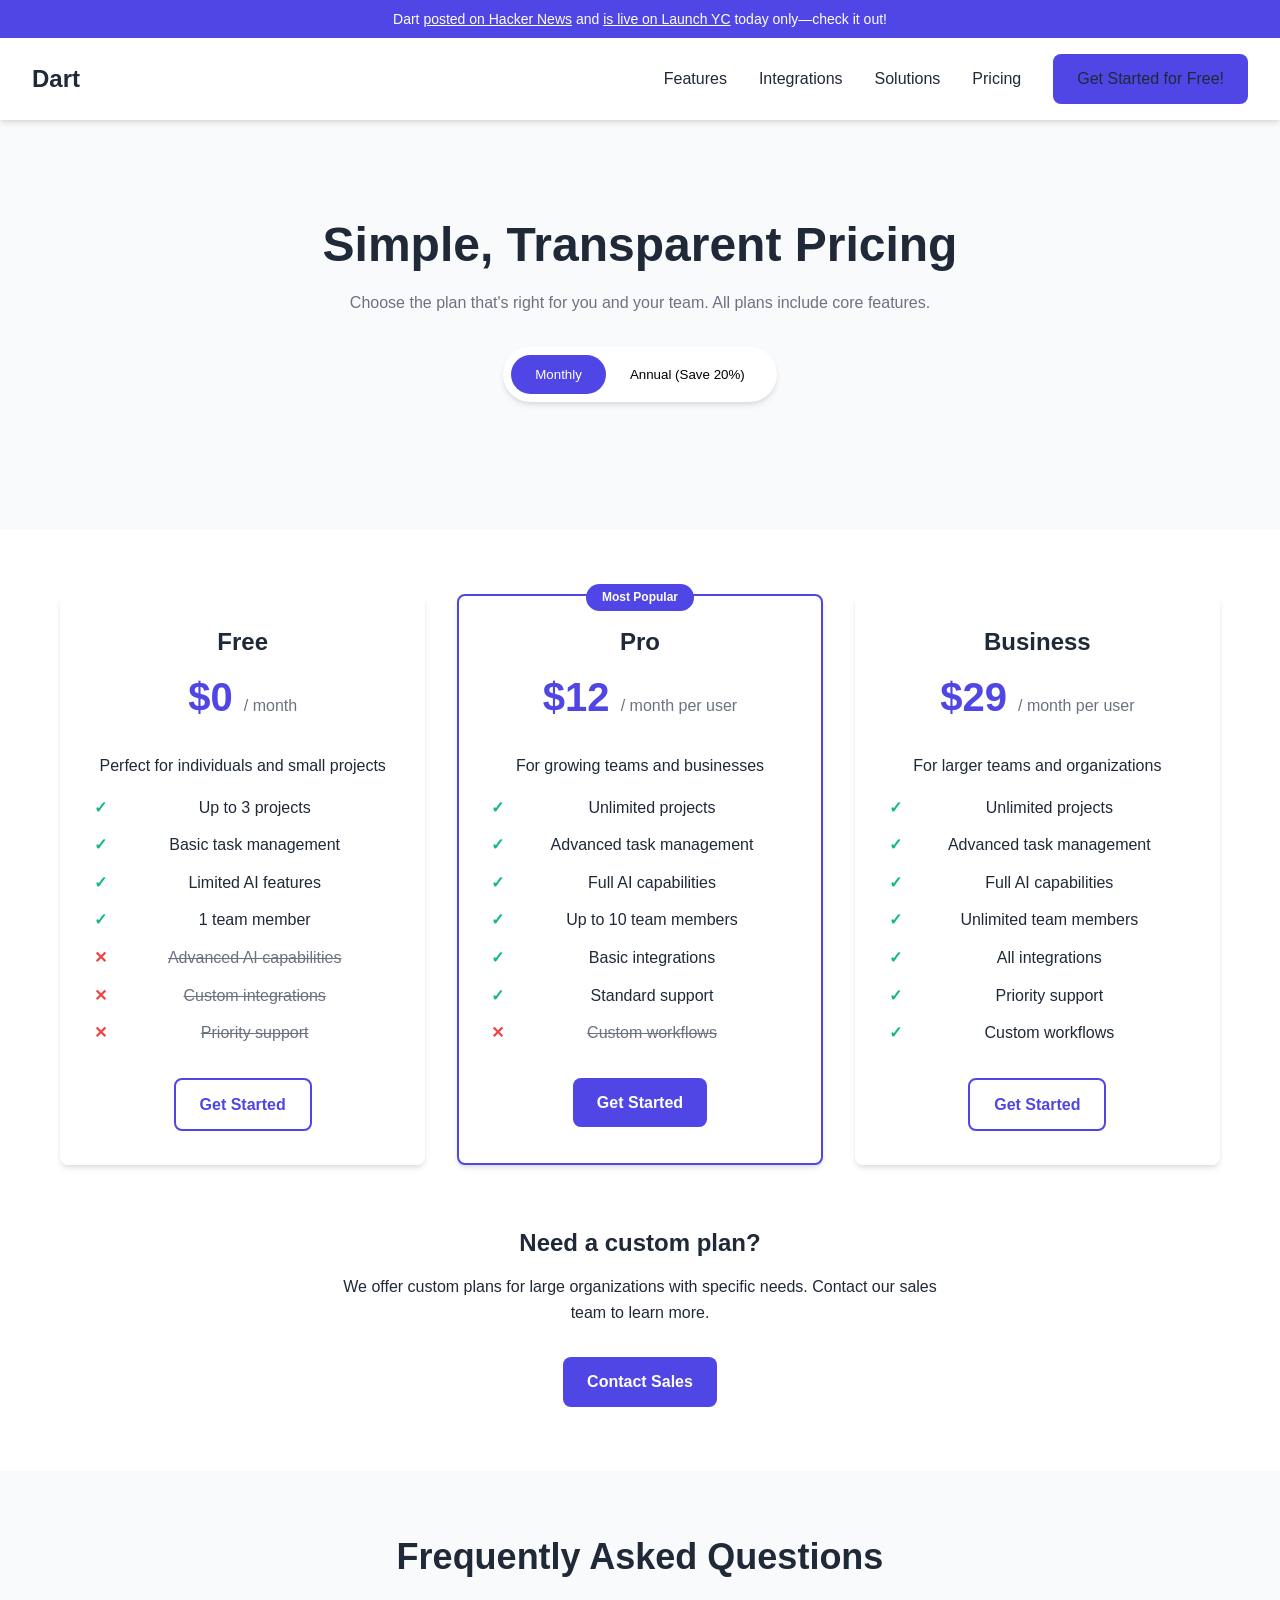
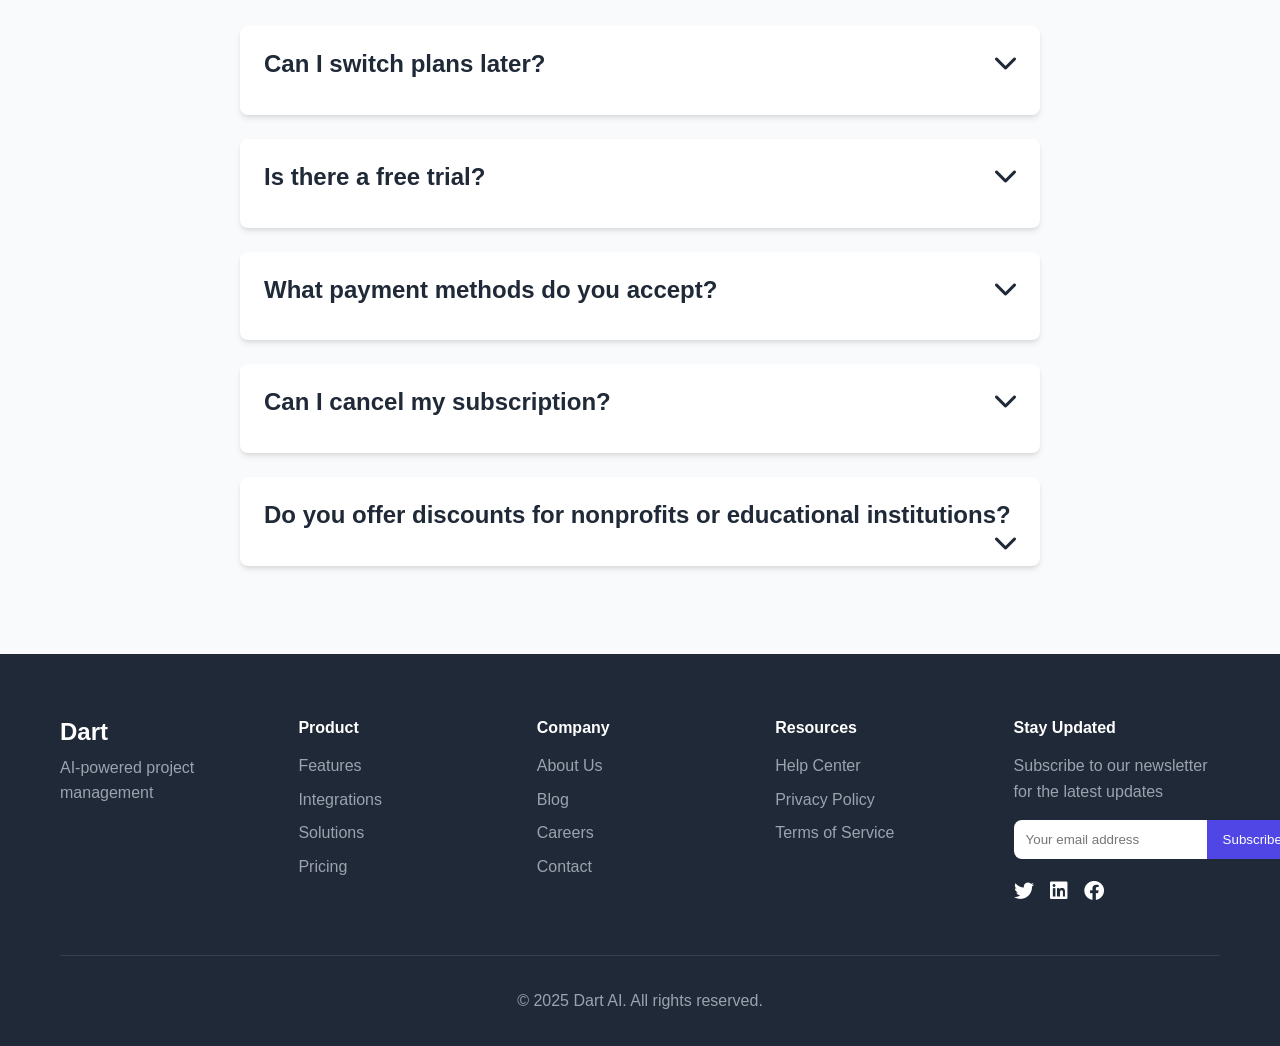
<file: pricing.html>
<!DOCTYPE html>
<html lang="en">
<head>
    <meta charset="UTF-8">
    <meta name="viewport" content="width=device-width, initial-scale=1.0">
    <title>Pricing - Dart AI</title>
    <link rel="stylesheet" href="css/styles.css">
    <link rel="stylesheet" href="https://cdnjs.cloudflare.com/ajax/libs/font-awesome/6.0.0-beta3/css/all.min.css">
</head>
<body>
    <header>
        <div class="announcement-bar">
            Dart <a href="https://news.ycombinator.com/item?id=39442368">posted on Hacker News</a> and <a href="https://www.ycombinator.com/launches/KR4-dart-ai-powered-project-management">is live on Launch YC</a> today only—check it out!
        </div>
        <nav>
            <div class="logo">
                <a href="/">Dart</a>
            </div>
            <button class="mobile-nav-toggle">
                <i class="fas fa-bars"></i>
            </button>
            <ul class="nav-links">
                <li><a href="index.html#features">Features</a></li>
                <li><a href="integrations.html">Integrations</a></li>
                <li><a href="index.html#solutions">Solutions</a></li>
                <li><a href="pricing.html">Pricing</a></li>
                <li><a href="https://app.dartai.com/sign-up" class="btn-primary">Get Started for Free!</a></li>
            </ul>
        </nav>
    </header>

    <main>
        <section class="pricing-header" style="background-color: var(--light-background); padding: 6rem 0; text-align: center;">
            <div class="container">
                <h1>Simple, Transparent Pricing</h1>
                <p style="max-width: 600px; margin: 0 auto 2rem; color: var(--light-text);">Choose the plan that's right for you and your team. All plans include core features.</p>
                
                <div style="display: flex; justify-content: center; margin-bottom: 2rem;">
                    <div style="display: flex; align-items: center; background-color: var(--background-color); border-radius: 30px; padding: 0.5rem; box-shadow: var(--box-shadow);">
                        <button id="monthly-toggle" class="pricing-toggle active" style="padding: 0.75rem 1.5rem; border-radius: 30px; border: none; background-color: var(--primary-color); color: white; cursor: pointer; font-weight: 500; transition: var(--transition);">Monthly</button>
                        <button id="annual-toggle" class="pricing-toggle" style="padding: 0.75rem 1.5rem; border-radius: 30px; border: none; background-color: transparent; cursor: pointer; font-weight: 500; transition: var(--transition);">Annual (Save 20%)</button>
                    </div>
                </div>
            </div>
        </section>

        <section class="container">
            <div class="pricing-table">
                <div class="pricing-card">
                    <h3>Free</h3>
                    <div class="pricing-price" data-monthly="$0" data-annual="$0">$0 <span>/ month</span></div>
                    <p>Perfect for individuals and small projects</p>
                    <ul class="pricing-features">
                        <li>Up to 3 projects</li>
                        <li>Basic task management</li>
                        <li>Limited AI features</li>
                        <li>1 team member</li>
                        <li class="unavailable">Advanced AI capabilities</li>
                        <li class="unavailable">Custom integrations</li>
                        <li class="unavailable">Priority support</li>
                    </ul>
                    <a href="auth.html" class="btn-secondary">Get Started</a>
                </div>

                <div class="pricing-card popular">
                    <h3>Pro</h3>
                    <div class="pricing-price" data-monthly="$12" data-annual="$9.60">$12 <span>/ month per user</span></div>
                    <p>For growing teams and businesses</p>
                    <ul class="pricing-features">
                        <li>Unlimited projects</li>
                        <li>Advanced task management</li>
                        <li>Full AI capabilities</li>
                        <li>Up to 10 team members</li>
                        <li>Basic integrations</li>
                        <li>Standard support</li>
                        <li class="unavailable">Custom workflows</li>
                    </ul>
                    <a href="auth.html" class="btn-primary">Get Started</a>
                </div>

                <div class="pricing-card">
                    <h3>Business</h3>
                    <div class="pricing-price" data-monthly="$29" data-annual="$23.20">$29 <span>/ month per user</span></div>
                    <p>For larger teams and organizations</p>
                    <ul class="pricing-features">
                        <li>Unlimited projects</li>
                        <li>Advanced task management</li>
                        <li>Full AI capabilities</li>
                        <li>Unlimited team members</li>
                        <li>All integrations</li>
                        <li>Priority support</li>
                        <li>Custom workflows</li>
                    </ul>
                    <a href="auth.html" class="btn-secondary">Get Started</a>
                </div>
            </div>

            <div style="text-align: center; margin: 2rem 0 4rem;">
                <h3>Need a custom plan?</h3>
                <p style="max-width: 600px; margin: 1rem auto 2rem;">We offer custom plans for large organizations with specific needs. Contact our sales team to learn more.</p>
                <a href="contact.html" class="btn-primary">Contact Sales</a>
            </div>
        </section>

        <section style="background-color: var(--light-background); padding: 4rem 0;">
            <div class="container">
                <h2 style="text-align: center; margin-bottom: 3rem;">Frequently Asked Questions</h2>
                
                <div class="faq-container" style="max-width: 800px; margin: 0 auto;">
                    <div class="faq-item" style="margin-bottom: 1.5rem; background-color: var(--background-color); border-radius: var(--border-radius); padding: 1.5rem; box-shadow: var(--box-shadow);">
                        <h3 style="margin-bottom: 0.75rem; cursor: pointer;">
                            <span>Can I switch plans later?</span>
                            <i class="fas fa-chevron-down" style="float: right;"></i>
                        </h3>
                        <div class="faq-answer" style="display: none; padding-top: 0.75rem; color: var(--light-text);">
                            <p>Yes, you can upgrade or downgrade your plan at any time. When upgrading, you'll be charged the prorated difference for the remainder of your billing cycle. When downgrading, the new rate will apply at the start of your next billing cycle.</p>
                        </div>
                    </div>

                    <div class="faq-item" style="margin-bottom: 1.5rem; background-color: var(--background-color); border-radius: var(--border-radius); padding: 1.5rem; box-shadow: var(--box-shadow);">
                        <h3 style="margin-bottom: 0.75rem; cursor: pointer;">
                            <span>Is there a free trial?</span>
                            <i class="fas fa-chevron-down" style="float: right;"></i>
                        </h3>
                        <div class="faq-answer" style="display: none; padding-top: 0.75rem; color: var(--light-text);">
                            <p>Yes, all paid plans come with a 14-day free trial. No credit card is required to start your trial. You can upgrade to a paid plan at any time during or after your trial.</p>
                        </div>
                    </div>

                    <div class="faq-item" style="margin-bottom: 1.5rem; background-color: var(--background-color); border-radius: var(--border-radius); padding: 1.5rem; box-shadow: var(--box-shadow);">
                        <h3 style="margin-bottom: 0.75rem; cursor: pointer;">
                            <span>What payment methods do you accept?</span>
                            <i class="fas fa-chevron-down" style="float: right;"></i>
                        </h3>
                        <div class="faq-answer" style="display: none; padding-top: 0.75rem; color: var(--light-text);">
                            <p>We accept all major credit cards (Visa, Mastercard, American Express, Discover) and PayPal. For annual Business plans, we also offer invoicing and bank transfer options.</p>
                        </div>
                    </div>

                    <div class="faq-item" style="margin-bottom: 1.5rem; background-color: var(--background-color); border-radius: var(--border-radius); padding: 1.5rem; box-shadow: var(--box-shadow);">
                        <h3 style="margin-bottom: 0.75rem; cursor: pointer;">
                            <span>Can I cancel my subscription?</span>
                            <i class="fas fa-chevron-down" style="float: right;"></i>
                        </h3>
                        <div class="faq-answer" style="display: none; padding-top: 0.75rem; color: var(--light-text);">
                            <p>Yes, you can cancel your subscription at any time. When you cancel, you'll retain access to your paid features until the end of your current billing cycle. After that, your account will be downgraded to the Free plan.</p>
                        </div>
                    </div>

                    <div class="faq-item" style="margin-bottom: 1.5rem; background-color: var(--background-color); border-radius: var(--border-radius); padding: 1.5rem; box-shadow: var(--box-shadow);">
                        <h3 style="margin-bottom: 0.75rem; cursor: pointer;">
                            <span>Do you offer discounts for nonprofits or educational institutions?</span>
                            <i class="fas fa-chevron-down" style="float: right;"></i>
                        </h3>
                        <div class="faq-answer" style="display: none; padding-top: 0.75rem; color: var(--light-text);">
                            <p>Yes, we offer special pricing for nonprofits, educational institutions, and open-source projects. Please contact our sales team to learn more about our discount programs.</p>
                        </div>
                    </div>
                </div>
            </div>
        </section>
    </main>

    <footer>
        <div class="container">
            <div class="footer-grid">
                <div class="footer-logo">
                    <h3>Dart</h3>
                    <p>AI-powered project management</p>
                </div>
                <div class="footer-links">
                    <h4>Product</h4>
                    <ul>
                        <li><a href="index.html#features">Features</a></li>
                        <li><a href="integrations.html">Integrations</a></li>
                        <li><a href="index.html#solutions">Solutions</a></li>
                        <li><a href="pricing.html">Pricing</a></li>
                    </ul>
                </div>
                <div class="footer-links">
                    <h4>Company</h4>
                    <ul>
                        <li><a href="about.html">About Us</a></li>
                        <li><a href="blog.html">Blog</a></li>
                        <li><a href="careers.html">Careers</a></li>
                        <li><a href="contact.html">Contact</a></li>
                    </ul>
                </div>
                <div class="footer-links">
                    <h4>Resources</h4>
                    <ul>
                        <li><a href="help.html">Help Center</a></li>
                        <li><a href="privacy.html">Privacy Policy</a></li>
                        <li><a href="terms.html">Terms of Service</a></li>
                    </ul>
                </div>
                <div class="footer-newsletter">
                    <h4>Stay Updated</h4>
                    <p>Subscribe to our newsletter for the latest updates</p>
                    <form>
                        <input type="email" placeholder="Your email address" required>
                        <button type="submit">Subscribe</button>
                    </form>
                    <div class="social-links">
                        <a href="#"><i class="fab fa-twitter"></i></a>
                        <a href="#"><i class="fab fa-linkedin"></i></a>
                        <a href="#"><i class="fab fa-facebook"></i></a>
                    </div>
                </div>
            </div>
            <div class="footer-bottom">
                <p>&copy; 2025 Dart AI. All rights reserved.</p>
            </div>
        </div>
    </footer>

    <script src="js/main.js"></script>
    <script>
        // Pricing toggle functionality
        const monthlyToggle = document.getElementById('monthly-toggle');
        const annualToggle = document.getElementById('annual-toggle');
        const pricingElements = document.querySelectorAll('.pricing-price');
        
        monthlyToggle.addEventListener('click', () => {
            monthlyToggle.classList.add('active');
            annualToggle.classList.remove('active');
            
            // Update pricing to monthly
            pricingElements.forEach(el => {
                const monthlyPrice = el.getAttribute('data-monthly');
                el.innerHTML = `${monthlyPrice} <span>/ month</span>`;
            });
        });
        
        annualToggle.addEventListener('click', () => {
            annualToggle.classList.add('active');
            monthlyToggle.classList.remove('active');
            
            // Update pricing to annual
            pricingElements.forEach(el => {
                const annualPrice = el.getAttribute('data-annual');
                el.innerHTML = `${annualPrice} <span>/ month, billed annually</span>`;
            });
        });
        
        // FAQ accordion functionality
        const faqItems = document.querySelectorAll('.faq-item h3');
        
        faqItems.forEach(item => {
            item.addEventListener('click', () => {
                const answer = item.nextElementSibling;
                const icon = item.querySelector('i');
                
                // Toggle answer visibility
                if (answer.style.display === 'none' || !answer.style.display) {
                    answer.style.display = 'block';
                    icon.classList.remove('fa-chevron-down');
                    icon.classList.add('fa-chevron-up');
                } else {
                    answer.style.display = 'none';
                    icon.classList.remove('fa-chevron-up');
                    icon.classList.add('fa-chevron-down');
                }
            });
        });
    </script>
</body>
</html>
</file>
<file: css/styles.css>
/* Global Styles */
:root {
    --primary-color: #4f46e5;
    --secondary-color: #6366f1;
    --accent-color: #818cf8;
    --text-color: #1f2937;
    --light-text: #6b7280;
    --background-color: #ffffff;
    --light-background: #f9fafb;
    --border-color: #e5e7eb;
    --success-color: #10b981;
    --warning-color: #f59e0b;
    --error-color: #ef4444;
    --border-radius: 8px;
    --box-shadow: 0 4px 6px -1px rgba(0, 0, 0, 0.1), 0 2px 4px -1px rgba(0, 0, 0, 0.06);
    --transition: all 0.3s ease;
}

* {
    margin: 0;
    padding: 0;
    box-sizing: border-box;
}

body {
    font-family: 'Inter', -apple-system, BlinkMacSystemFont, 'Segoe UI', Roboto, Oxygen, Ubuntu, Cantarell, 'Open Sans', 'Helvetica Neue', sans-serif;
    color: var(--text-color);
    line-height: 1.6;
    background-color: var(--background-color);
}

.container {
    width: 100%;
    max-width: 1200px;
    margin: 0 auto;
    padding: 0 20px;
}

a {
    text-decoration: none;
    color: var(--primary-color);
    transition: var(--transition);
}

a:hover {
    color: var(--secondary-color);
}

ul {
    list-style: none;
}

img {
    max-width: 100%;
    height: auto;
}

h1, h2, h3, h4, h5, h6 {
    margin-bottom: 1rem;
    line-height: 1.2;
}

h1 {
    font-size: 3rem;
    font-weight: 800;
}

h2 {
    font-size: 2.25rem;
    font-weight: 700;
}

h3 {
    font-size: 1.5rem;
    font-weight: 600;
}

p {
    margin-bottom: 1rem;
}

.btn-primary, .btn-secondary {
    display: inline-block;
    padding: 12px 24px;
    border-radius: var(--border-radius);
    font-weight: 600;
    text-align: center;
    cursor: pointer;
    transition: var(--transition);
}

.btn-primary {
    background-color: var(--primary-color);
    color: white;
    border: none;
}

.btn-primary:hover {
    background-color: var(--secondary-color);
    color: white;
}

.btn-secondary {
    background-color: transparent;
    color: var(--primary-color);
    border: 2px solid var(--primary-color);
}

.btn-secondary:hover {
    background-color: var(--primary-color);
    color: white;
}

/* Header Styles */
header {
    position: sticky;
    top: 0;
    z-index: 100;
    background-color: var(--background-color);
    box-shadow: var(--box-shadow);
}

.announcement-bar {
    background-color: var(--primary-color);
    color: white;
    text-align: center;
    padding: 8px 0;
    font-size: 0.875rem;
}

.announcement-bar a {
    color: white;
    text-decoration: underline;
}

nav {
    display: flex;
    justify-content: space-between;
    align-items: center;
    padding: 1rem 2rem;
}

.logo a {
    font-size: 1.5rem;
    font-weight: 700;
    color: var(--text-color);
}

.nav-links {
    display: flex;
    align-items: center;
    gap: 2rem;
}

.nav-links li a {
    color: var(--text-color);
    font-weight: 500;
}

.nav-links li a:hover {
    color: var(--primary-color);
}

/* Hero Section */
.hero {
    padding: 6rem 0;
    text-align: center;
    background-color: var(--light-background);
}

.hero h1 {
    max-width: 800px;
    margin: 0 auto 1.5rem;
}

.hero p {
    max-width: 600px;
    margin: 0 auto 2rem;
    font-size: 1.25rem;
    color: var(--light-text);
}

.cta-buttons {
    display: flex;
    justify-content: center;
    gap: 1rem;
    margin-bottom: 3rem;
}

.hero-features {
    display: flex;
    justify-content: center;
    flex-wrap: wrap;
    gap: 1rem;
    margin-bottom: 3rem;
}

.feature {
    background-color: var(--background-color);
    padding: 0.75rem 1.5rem;
    border-radius: var(--border-radius);
    box-shadow: var(--box-shadow);
    font-weight: 500;
}

.trusted-by {
    margin-top: 4rem;
}

.trusted-by p {
    font-size: 0.875rem;
    text-transform: uppercase;
    letter-spacing: 1px;
    color: var(--light-text);
    margin-bottom: 1.5rem;
}

/* Features Section */
.features {
    padding: 6rem 0;
}

.feature-card {
    background-color: var(--light-background);
    border-radius: var(--border-radius);
    padding: 2rem;
    margin-bottom: 2rem;
    box-shadow: var(--box-shadow);
}

.feature-card h2 {
    color: var(--primary-color);
    margin-bottom: 1.5rem;
}

.feature-card ul li {
    margin-bottom: 0.75rem;
    position: relative;
    padding-left: 1.5rem;
}

.feature-card ul li::before {
    content: "✓";
    position: absolute;
    left: 0;
    color: var(--success-color);
    font-weight: bold;
}

/* Integrations Section */
.integrations {
    padding: 6rem 0;
    text-align: center;
    background-color: var(--light-background);
}

.integrations h2 {
    margin-bottom: 1rem;
}

.integrations p {
    max-width: 600px;
    margin: 0 auto 2rem;
    color: var(--light-text);
}

/* Solutions Section */
.solutions {
    padding: 6rem 0;
}

.solutions h2 {
    text-align: center;
    margin-bottom: 1rem;
}

.solutions > .container > p {
    text-align: center;
    max-width: 700px;
    margin: 0 auto 3rem;
    color: var(--light-text);
}

.role-tabs {
    display: flex;
    justify-content: center;
    flex-wrap: wrap;
    gap: 1rem;
    margin-bottom: 2rem;
}

.role-tab {
    padding: 0.75rem 1.5rem;
    background-color: var(--light-background);
    border: 1px solid var(--border-color);
    border-radius: var(--border-radius);
    cursor: pointer;
    font-weight: 500;
    transition: var(--transition);
}

.role-tab:hover, .role-tab.active {
    background-color: var(--primary-color);
    color: white;
    border-color: var(--primary-color);
}

.role-content {
    display: none;
    background-color: var(--light-background);
    border-radius: var(--border-radius);
    padding: 2rem;
    box-shadow: var(--box-shadow);
}

.role-content.active {
    display: block;
}

.role-content p {
    margin-bottom: 1.5rem;
}

.role-content ul li {
    margin-bottom: 0.75rem;
    position: relative;
    padding-left: 1.5rem;
}

.role-content ul li::before {
    content: "✓";
    position: absolute;
    left: 0;
    color: var(--success-color);
    font-weight: bold;
}

/* Testimonials Section */
.testimonials {
    padding: 6rem 0;
    background-color: var(--light-background);
}

.testimonials h2 {
    text-align: center;
    margin-bottom: 3rem;
}

.testimonial-grid {
    display: grid;
    grid-template-columns: repeat(auto-fit, minmax(300px, 1fr));
    gap: 2rem;
}

.testimonial-card {
    background-color: var(--background-color);
    border-radius: var(--border-radius);
    padding: 2rem;
    box-shadow: var(--box-shadow);
}

.testimonial-card p {
    font-style: italic;
    margin-bottom: 1.5rem;
}

.testimonial-author h4 {
    margin-bottom: 0.25rem;
}

.testimonial-author p {
    font-style: normal;
    color: var(--light-text);
    margin-bottom: 0;
}

/* Footer */
footer {
    background-color: #1f2937;
    color: white;
    padding: 4rem 0 2rem;
}

.footer-grid {
    display: grid;
    grid-template-columns: repeat(auto-fit, minmax(200px, 1fr));
    gap: 2rem;
    margin-bottom: 3rem;
}

.footer-logo h3 {
    margin-bottom: 0.5rem;
}

.footer-logo p {
    color: #9ca3af;
}

.footer-links h4 {
    margin-bottom: 1rem;
}

.footer-links ul li {
    margin-bottom: 0.5rem;
}

.footer-links ul li a {
    color: #9ca3af;
}

.footer-links ul li a:hover {
    color: white;
}

.footer-newsletter h4 {
    margin-bottom: 1rem;
}

.footer-newsletter p {
    color: #9ca3af;
    margin-bottom: 1rem;
}

.footer-newsletter form {
    display: flex;
    margin-bottom: 1rem;
}

.footer-newsletter input {
    flex: 1;
    padding: 0.75rem;
    border: none;
    border-radius: var(--border-radius) 0 0 var(--border-radius);
}

.footer-newsletter button {
    background-color: var(--primary-color);
    color: white;
    border: none;
    padding: 0.75rem 1rem;
    border-radius: 0 var(--border-radius) var(--border-radius) 0;
    cursor: pointer;
}

.social-links {
    display: flex;
    gap: 1rem;
}

.social-links a {
    color: white;
    font-size: 1.25rem;
}

.footer-bottom {
    text-align: center;
    padding-top: 2rem;
    border-top: 1px solid #374151;
}

.footer-bottom p {
    color: #9ca3af;
    margin-bottom: 0;
}

/* Mobile Navigation */
.mobile-nav-toggle {
    display: none;
    background: transparent;
    border: none;
    font-size: 1.5rem;
    cursor: pointer;
    color: var(--text-color);
    z-index: 1000;
}

.mobile-nav-toggle:focus {
    outline: none;
}

/* Form Styles */
.form-group {
    margin-bottom: 1.5rem;
}

.form-group label {
    display: block;
    margin-bottom: 0.5rem;
    font-weight: 500;
}

.form-control {
    width: 100%;
    padding: 0.75rem;
    border: 1px solid var(--border-color);
    border-radius: var(--border-radius);
    font-size: 1rem;
    transition: var(--transition);
}

.form-control:focus {
    border-color: var(--primary-color);
    outline: none;
    box-shadow: 0 0 0 3px rgba(79, 70, 229, 0.1);
}

textarea.form-control {
    min-height: 150px;
    resize: vertical;
}

.form-error {
    color: var(--error-color);
    font-size: 0.875rem;
    margin-top: 0.25rem;
}

/* Modal Styles */
.modal-overlay {
    position: fixed;
    top: 0;
    left: 0;
    right: 0;
    bottom: 0;
    background-color: rgba(0, 0, 0, 0.5);
    display: flex;
    align-items: center;
    justify-content: center;
    z-index: 1000;
    opacity: 0;
    visibility: hidden;
    transition: var(--transition);
}

.modal-overlay.active {
    opacity: 1;
    visibility: visible;
}

.modal {
    background-color: var(--background-color);
    border-radius: var(--border-radius);
    padding: 2rem;
    max-width: 500px;
    width: 90%;
    max-height: 90vh;
    overflow-y: auto;
    box-shadow: var(--box-shadow);
    transform: translateY(-20px);
    transition: var(--transition);
}

.modal-overlay.active .modal {
    transform: translateY(0);
}

.modal-header {
    display: flex;
    justify-content: space-between;
    align-items: center;
    margin-bottom: 1.5rem;
}

.modal-close {
    background: transparent;
    border: none;
    font-size: 1.5rem;
    cursor: pointer;
    color: var(--light-text);
}

.modal-body {
    margin-bottom: 1.5rem;
}

.modal-footer {
    display: flex;
    justify-content: flex-end;
    gap: 1rem;
}

/* Pricing Table Styles */
.pricing-table {
    display: grid;
    grid-template-columns: repeat(auto-fit, minmax(300px, 1fr));
    gap: 2rem;
    margin: 4rem 0;
}

.pricing-card {
    background-color: var(--background-color);
    border-radius: var(--border-radius);
    padding: 2rem;
    box-shadow: var(--box-shadow);
    text-align: center;
    transition: var(--transition);
    border: 2px solid transparent;
}

.pricing-card:hover {
    transform: translateY(-5px);
    box-shadow: 0 10px 15px -3px rgba(0, 0, 0, 0.1), 0 4px 6px -2px rgba(0, 0, 0, 0.05);
}

.pricing-card.popular {
    border-color: var(--primary-color);
    position: relative;
}

.pricing-card.popular::before {
    content: "Most Popular";
    position: absolute;
    top: -12px;
    left: 50%;
    transform: translateX(-50%);
    background-color: var(--primary-color);
    color: white;
    padding: 0.25rem 1rem;
    border-radius: 20px;
    font-size: 0.75rem;
    font-weight: 600;
}

.pricing-card h3 {
    margin-bottom: 0.5rem;
}

.pricing-price {
    font-size: 2.5rem;
    font-weight: 700;
    margin-bottom: 1.5rem;
    color: var(--primary-color);
}

.pricing-price span {
    font-size: 1rem;
    font-weight: 400;
    color: var(--light-text);
}

.pricing-features {
    margin-bottom: 2rem;
}

.pricing-features li {
    margin-bottom: 0.75rem;
    position: relative;
    padding-left: 1.5rem;
}

.pricing-features li::before {
    content: "✓";
    position: absolute;
    left: 0;
    color: var(--success-color);
    font-weight: bold;
}

.pricing-features li.unavailable {
    color: var(--light-text);
    text-decoration: line-through;
}

.pricing-features li.unavailable::before {
    content: "✕";
    color: var(--error-color);
}

/* Login/Signup Form Styles */
.auth-container {
    max-width: 400px;
    margin: 0 auto;
    padding: 2rem;
    background-color: var(--background-color);
    border-radius: var(--border-radius);
    box-shadow: var(--box-shadow);
}

.auth-tabs {
    display: flex;
    margin-bottom: 2rem;
    border-bottom: 1px solid var(--border-color);
}

.auth-tab {
    flex: 1;
    text-align: center;
    padding: 1rem;
    cursor: pointer;
    font-weight: 500;
    transition: var(--transition);
}

.auth-tab.active {
    color: var(--primary-color);
    border-bottom: 2px solid var(--primary-color);
}

.auth-form {
    display: none;
}

.auth-form.active {
    display: block;
}

.auth-separator {
    display: flex;
    align-items: center;
    margin: 1.5rem 0;
}

.auth-separator::before,
.auth-separator::after {
    content: "";
    flex: 1;
    height: 1px;
    background-color: var(--border-color);
}

.auth-separator span {
    padding: 0 1rem;
    color: var(--light-text);
    font-size: 0.875rem;
}

.social-auth {
    display: grid;
    grid-template-columns: 1fr 1fr;
    gap: 1rem;
    margin-bottom: 1.5rem;
}

.social-auth-btn {
    display: flex;
    align-items: center;
    justify-content: center;
    gap: 0.5rem;
    padding: 0.75rem;
    border: 1px solid var(--border-color);
    border-radius: var(--border-radius);
    background-color: var(--background-color);
    cursor: pointer;
    transition: var(--transition);
}

.social-auth-btn:hover {
    background-color: var(--light-background);
}

/* Toast Notification Styles */
.toast-container {
    position: fixed;
    bottom: 20px;
    right: 20px;
    z-index: 1000;
}

.toast {
    background-color: var(--background-color);
    border-radius: var(--border-radius);
    padding: 1rem;
    margin-bottom: 0.5rem;
    box-shadow: var(--box-shadow);
    display: flex;
    align-items: center;
    gap: 0.75rem;
    min-width: 300px;
    max-width: 400px;
    animation: slideIn 0.3s ease-out forwards;
}

.toast.success {
    border-left: 4px solid var(--success-color);
}

.toast.error {
    border-left: 4px solid var(--error-color);
}

.toast.warning {
    border-left: 4px solid var(--warning-color);
}

.toast.info {
    border-left: 4px solid var(--primary-color);
}

.toast-icon {
    font-size: 1.25rem;
}

.toast.success .toast-icon {
    color: var(--success-color);
}

.toast.error .toast-icon {
    color: var(--error-color);
}

.toast.warning .toast-icon {
    color: var(--warning-color);
}

.toast.info .toast-icon {
    color: var(--primary-color);
}

.toast-content {
    flex: 1;
}

.toast-title {
    font-weight: 600;
    margin-bottom: 0.25rem;
}

.toast-message {
    font-size: 0.875rem;
    color: var(--light-text);
}

.toast-close {
    background: transparent;
    border: none;
    font-size: 1rem;
    cursor: pointer;
    color: var(--light-text);
}

@keyframes slideIn {
    from {
        transform: translateX(100%);
        opacity: 0;
    }
    to {
        transform: translateX(0);
        opacity: 1;
    }
}

@keyframes slideOut {
    from {
        transform: translateX(0);
        opacity: 1;
    }
    to {
        transform: translateX(100%);
        opacity: 0;
    }
}

/* Responsive Styles */
@media (max-width: 768px) {
    h1 {
        font-size: 2.25rem;
    }
    
    h2 {
        font-size: 1.75rem;
    }
    
    .mobile-nav-toggle {
        display: block;
    }
    
    .nav-links {
        position: fixed;
        top: 0;
        right: -100%;
        width: 80%;
        max-width: 300px;
        height: 100vh;
        background-color: var(--background-color);
        flex-direction: column;
        align-items: flex-start;
        padding: 5rem 2rem 2rem;
        box-shadow: -5px 0 15px rgba(0, 0, 0, 0.1);
        transition: right 0.3s ease;
        z-index: 999;
    }
    
    .nav-links.active {
        right: 0;
    }
    
    .cta-buttons {
        flex-direction: column;
        align-items: center;
    }
    
    .role-tabs {
        flex-direction: column;
    }
    
    .footer-grid {
        grid-template-columns: 1fr;
    }
    
    .pricing-table {
        grid-template-columns: 1fr;
    }
}

/* Animation */
@keyframes fadeIn {
    from {
        opacity: 0;
        transform: translateY(20px);
    }
    to {
        opacity: 1;
        transform: translateY(0);
    }
}

.hero, .features, .integrations, .solutions, .testimonials {
    animation: fadeIn 0.8s ease-out;
}
</file>
